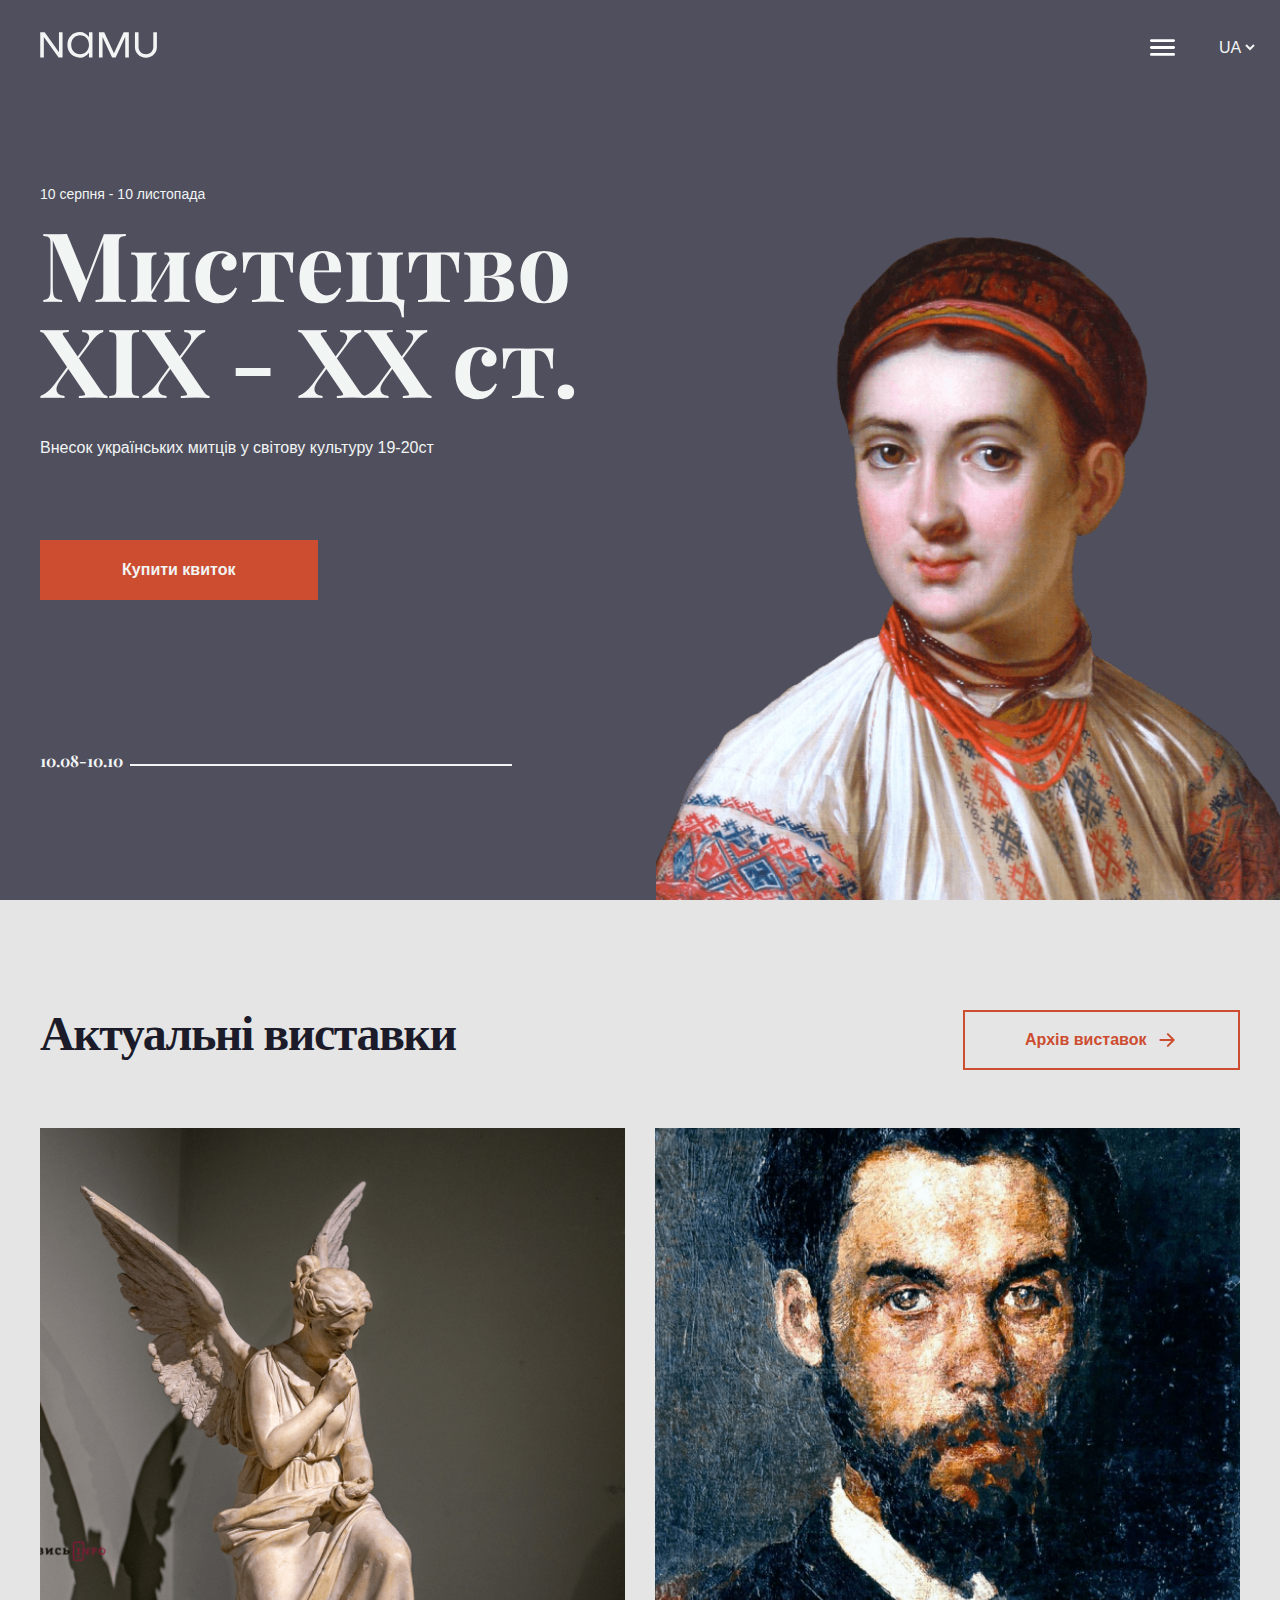
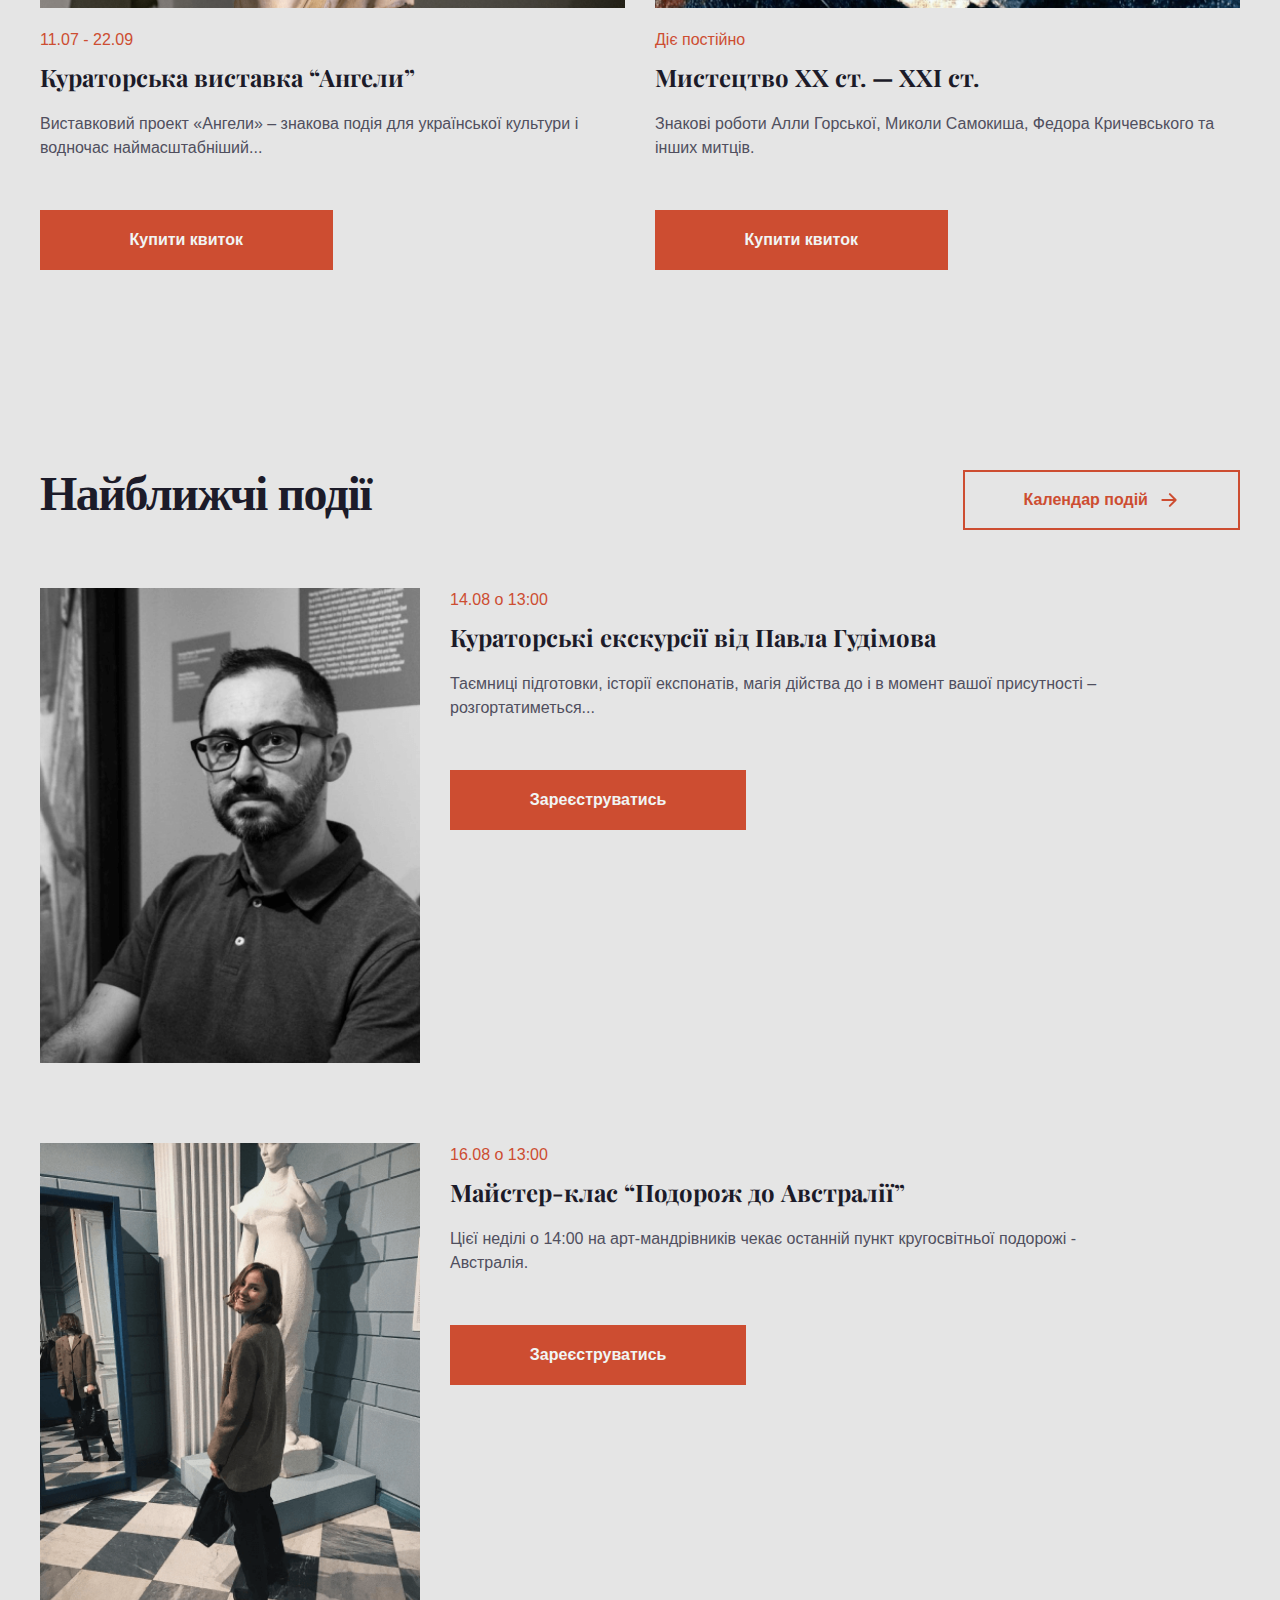
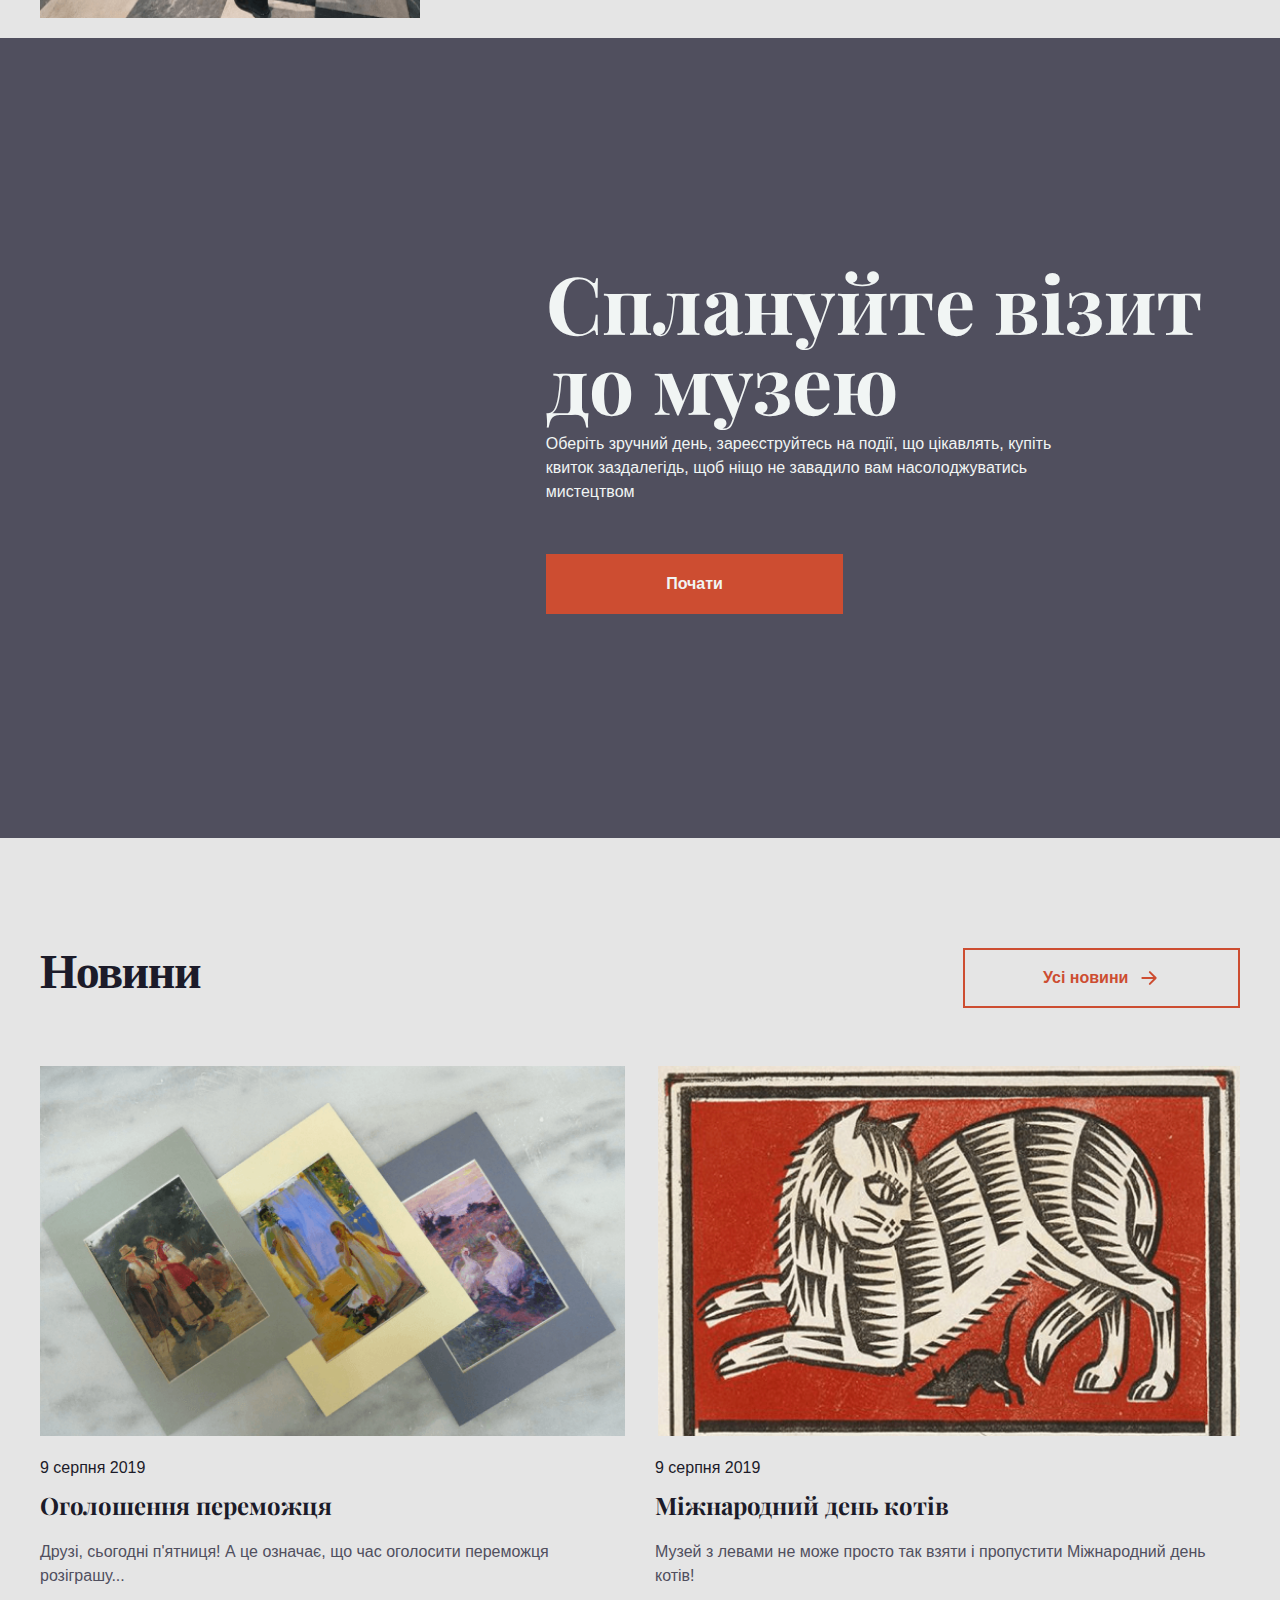
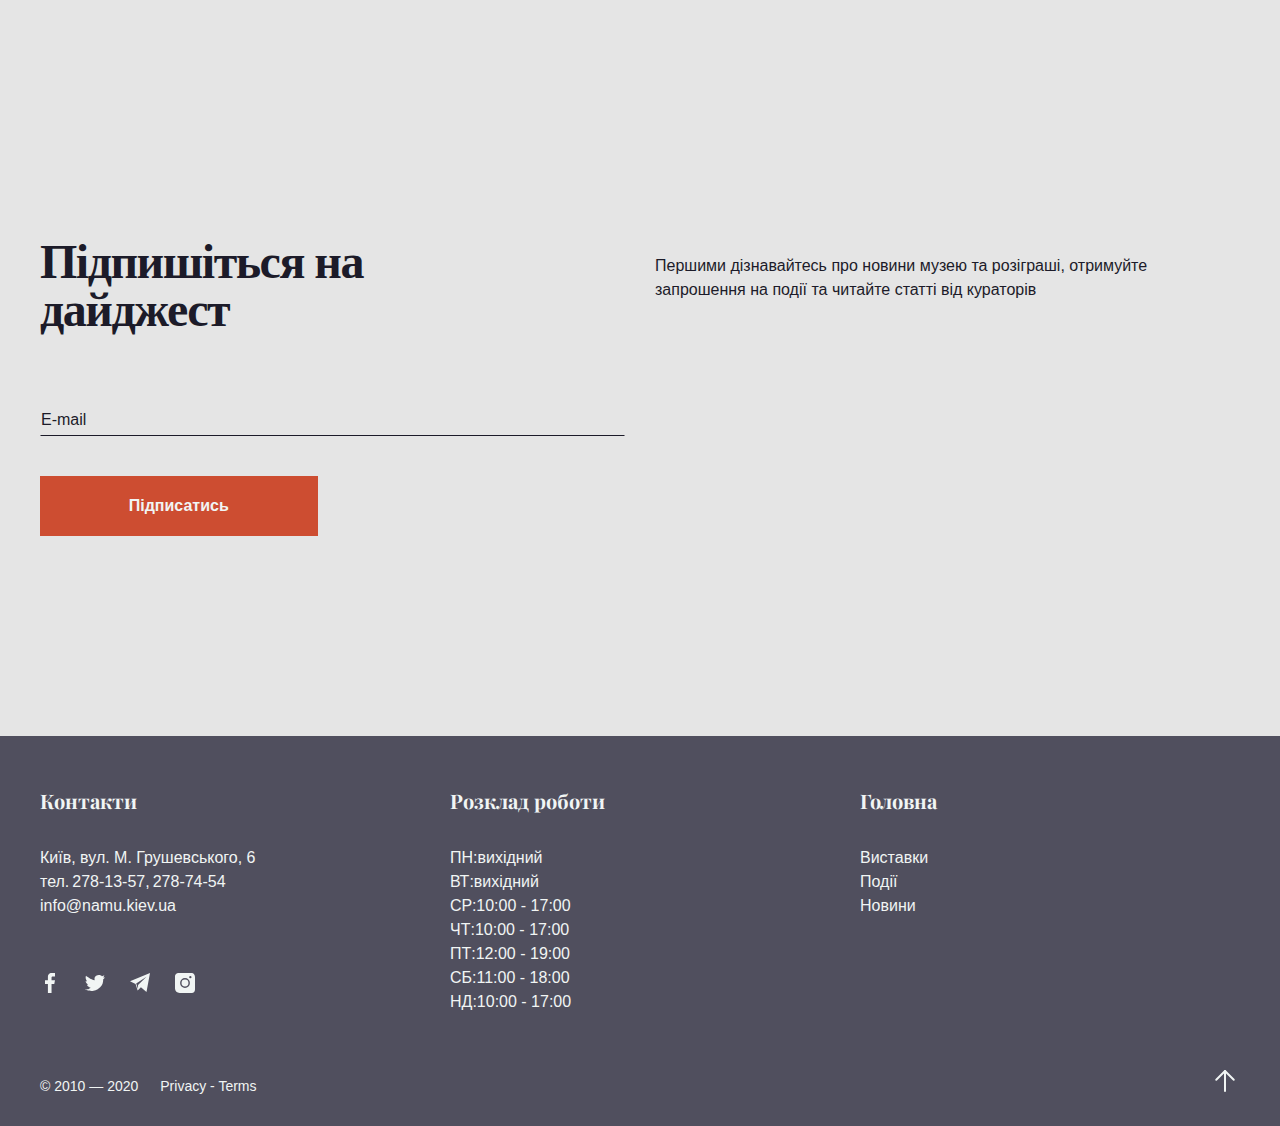
<file: index.html>
<!DOCTYPE html><html lang="en" class="page"><head><meta charset="UTF-8"><meta name="viewport" content="width=device-width, initial-scale=1.0"><link rel="icon" type="image/svg" href="museum-favicon.83a187a5.svg"><title>Museum</title><link rel="stylesheet" href="main.8a4fb6d1.css"></head><body class="page__body"> <header class="header"> <div class="header__container"> <div class="header__top"> <a href="#" class="logo"> <img class="logo__image" src="NAMU.7a0b68b2.svg" alt="NAMU"> </a> <a href="#menu" class="icon icon--menu"></a> <label class="header__language language"> <select name="language" class="language__select"> <option value="ua" class="language__option"> ua </option> <option value="ru" class="language__option"> de </option> <option value="en" class="language__option"> en </option> </select> </label> </div> <div class="header__content grid grid--tablet grid--dekstop"> <div class="header__period grid__item grid__item--tablet-1-2 grid__item--dekstop-1-2"> 10 серпня - 10 листопада </div> <h1 class="header__title grid__item grid__item--tablet-1-5 grid__item--dekstop-1-6"> Мистецтво ХІХ - ХХ ст. </h1> <div class="header__text grid__item grid__item--tablet-1-3 grid__item--dekstop-1-6"> Внесок українських митців у світову культуру 19-20ст </div> <button class="button header__button grid__item grid__item--tablet-1-3 grid__item--dekstop-1-3"> Купити квиток </button> <div class="header__anons grid__item--dekstop-1-4"> 10.08-10.10 </div> <div class="header__photo-container grid__item grid__item--tablet-2-5 grid__item--dekstop-7-12"> <img class="header__photo" src="header.8bfdad87.png" alt="Woman"> </div> </div> </div> </header> <nav class="page__menu menu" id="menu"> <div class="menu__container"> <div class="menu__top"> <a href="#" class="logo"> <img class="logo__image" src="NAMU.7a0b68b2.svg" alt="NAMU"> </a> <a href="#" class="icon icon--cross menu__cross"></a> <label class="menu__language language"> <select name="language" class="language__select"> <option value="ua" class="language__option"> ua </option> <option value="ru" class="language__option"> de </option> <option value="en" class="language__option"> en </option> </select> </label> </div> <div class="grid grid--tablet grid--dekstop"> <div class="menu__schedules grid__item grid__item--tablet-1-2 grid__item--dekstop-1-2"> <div class="menu__schedule"> Розклад сьогодні: </div> <div class="menu__period"> 12:00 - 19:00 </div> </div> <div class="menu__address grid__item grid__item--tablet-3-5 grid__item--dekstop-3-5"> <div class="menu__info-title"> Адреса: </div> <a href="https://goo.gl/maps/kHYw7xw5jNAZtmHK6" class="menu__info-link" target="_blank" rel="noopener"> Київ, вул. М. Грушевського, 6 </a> </div> <ul class="menu__list grid__item--tablet-1-5 grid__item--dekstop-1-5"> <li class="menu__item"> <a href="#actual-exhibitions" class="menu__link"> Актуальні виставки </a> </li> <li class="menu__item"> <a href="#upcoming-events" class="menu__link"> Найближчі події </a> </li> <li class="menu__item"> <a href="#news" class="menu__link"> Новини </a> </li> </ul> <div class="menu__line grid__item--tablet-1-6 grid__item--dekstop-1-6"></div> <button class="button menu__button grid__item--tablet-1-3 grid__item--dekstop-1-3"> Купити квиток </button> <div class="menu__photo-container grid__item grid__item--tablet-2-4 grid__item--dekstop-7-12"> <img class="menu__photo" src="img_menu.aa5a0d1b.png" alt="Man"> </div> </div> </div> </nav> <main class="page__main"> <section class="page__section exhibitions" id="actual-exhibitions"> <div class="grid grid--tablet grid--dekstop"> <h2 class="page__section-title grid__item grid__item--tablet-1-4 grid__item--dekstop-1-6"> Актуальні виставки </h2> <div class="exhibition__button--tablet grid__item grid__item--tablet-5-6 grid__item--dekstop-10-12"> <a ref="#" onclick="return false" class="button button--secondary"> Архів виставок <svg width="20" height="20" fill="none" xmlns="http://www.w3.org/2000/svg"><path d="M3.333 10h13.334M10.833 4.167L16.667 10l-5.834 5.833" stroke="#CD4D31" stroke-width="2" stroke-linecap="round" stroke-linejoin="round"/></svg> </a> </div> </div> <div class="exhibition__container grid grid--tablet grid--dekstop"> <div class="exhibitions__item exhibition grid__item grid__item--tablet-1-3 grid__item--dekstop-1-6"> <div class="exhibition__photo-container"> <img src="angel.a4fa7bf9.png" alt="angel" class="exhibition__photo"> </div> <div class="exhibition__date"> 11.07 - 22.09 </div> <h4 class="exhibition__title"> Кураторська виставка “Ангели” </h4> <div class="exhibition__text"> Виставковий проект «Ангели» – знакова подія для української культури і водночас наймасштабніший... </div> <div class="exhibition__button"> <a href="#" onclick="return false" class="button"> Купити квиток </a> </div> </div> <div class="exhibitions__item exhibition grid__item grid__item--tablet-4-6 grid__item--dekstop-7-12"> <div class="exhibition__photo-container"> <img src="art.16e162b3.png" alt="art" class="exhibition__photo"> </div> <div class="exhibition__date"> Діє постійно </div> <h4 class="exhibition__title exhibition__title--tablet"> Мистецтво ХХ ст. — XXI ст. </h4> <div class="exhibition__text"> Знакові роботи Алли Горської, Миколи Самокиша, Федора Кричевського та інших митців. </div> <div class="exhibition__button"> <a href="#" onclick="return false" class="button"> Купити квиток </a> </div> </div> </div> <div class="exhibition__button--mobile"> <a href="#" class="button button--secondary"> Архів виставок </a> </div> </section> <section class="page__section events" id="upcoming-events"> <div class="grid grid--tablet grid--dekstop"> <h2 class="page__section-title grid__item grid__item--tablet-1-4 grid__item--dekstop-1-6"> Найближчі події </h2> <div class="event__button--tablet grid__item grid__item--tablet-5-6 grid__item--dekstop-10-12"> <a href="#" onclick="return false" class="button button--secondary"> Календар подій <svg width="20" height="20" fill="none" xmlns="http://www.w3.org/2000/svg"><path d="M3.333 10h13.334M10.833 4.167L16.667 10l-5.834 5.833" stroke="#CD4D31" stroke-width="2" stroke-linecap="round" stroke-linejoin="round"/></svg> </a> </div> </div> <div class="events__item event grid grid--tablet grid--dekstop"> <div class="event__photo-container grid__item grid__item--tablet-1-3 grid__item--dekstop-1-4"> <img src="gudimov.ad64cd24.png" alt="angel" class="event__photo"> </div> <div class="event__content grid__item grid__item--tablet-4-6 grid__item--dekstop-5-12"> <div class="event__date"> 14.08 о 13:00 </div> <h4 class="event__title"> Кураторські екскурсії від Павла Гудімова </h4> <div class="event__text"> Таємниці підготовки, історії експонатів, магія дійства до і в момент вашої присутності – розгортатиметься... </div> <div class="event__button"> <a href="#" onclick="return false" class="button"> Зареєструватись </a> </div> </div> </div> <div class="events__item event grid grid--tablet grid--dekstop"> <div class="event__photo-container grid__item grid__item--tablet-1-3 grid__item--dekstop-1-4"> <img src="inAustralia.05e4719a.png" alt="angel" class="event__photo"> </div> <div class="event__content grid__item grid__item--tablet-4-6 grid__item--dekstop-5-12"> <div class="event__date"> 16.08 о 13:00 </div> <h4 class="event__title"> Майстер-клас “Подорож до Австралії” </h4> <div class="event__text"> Цієї неділі о 14:00 на арт-мандрівників чекає останній пункт кругосвітньої подорожі - Австралія. </div> <div class="event__button"> <a href="#" onclick="return false" class="button event__button--margin"> Зареєструватись </a> </div> </div> <div class="event__button--mobile"> <a href="#" onclick="return false" class="button button--secondary"> Архів виставок </a> </div> </div> </section> <section class="page__section visit" id="visit"> <div class="grid grid--tablet grid--dekstop"> <div class="visit__photo-container"> <img src="face.1013e5bd.png" alt="face" class="visit__photo"> </div> <h2 class="visit__title grid__item grid__item--tablet-1-4 grid__item--dekstop-6-12"> Сплануйте візит до музею </h2> <div class="visit__text grid__item grid__item--tablet-1-4 grid__item--dekstop-6-10"> Оберіть зручний день, зареєструйтесь на події, що цікавлять, купіть квиток заздалегідь, щоб ніщо не завадило вам насолоджуватись мистецтвом </div> <div class="visit__button grid__item grid__item--tablet-1-3 grid__item--dekstop-6-8"> <a href="#" onclick="return false" class="button"> Почати </a> </div> </div> </section> <section class="page__section news" id="news"> <div class="grid grid--tablet grid--dekstop"> <h2 class="page__section-title grid__item grid__item--tablet-1-4 grid__item--dekstop-1-6"> Новини </h2> <div class="new__button--tablet grid__item grid__item--tablet-5-6 grid__item--dekstop-10-12"> <a href="#" onclick="return false" class="button button--secondary"> Усі новини <svg width="20" height="20" fill="none" xmlns="http://www.w3.org/2000/svg"><path d="M3.333 10h13.334M10.833 4.167L16.667 10l-5.834 5.833" stroke="#CD4D31" stroke-width="2" stroke-linecap="round" stroke-linejoin="round"/></svg> </a> </div> </div> <div class="new__container grid grid--tablet grid--dekstop"> <div class="news__item new grid__item grid__item--tablet-1-3 grid__item--dekstop-1-6"> <div class="new__photo-container"> <img src="photos.a32a4776.png" alt="photos" class="new__photo"> </div> <div class="new__date"> 9 серпня 2019 </div> <h4 class="new__title"> Оголошення переможця </h4> <div class="new__text"> Друзі, сьогодні п'ятниця! А це означає, що час оголосити переможця розіграшу... </div> </div> <div class="news__item new grid__item grid__item--tablet-4-6 grid__item--dekstop-7-12"> <div class="new__photo-container"> <img src="cat.67407d85.png" alt="cat" class="new__photo"> </div> <div class="new__date"> 9 серпня 2019 </div> <h4 class="new__title new__title--tablet"> Міжнародний день котів </h4> <div class="new__text"> Музей з левами не може просто так взяти і пропустити Міжнародний день котів! </div> </div> </div> <div class="new__button--mobile"> <a href="#" onclick="return false" class="button button--secondary"> Усі новини </a> </div> </section> <section class="page__section subscribe"> <div class="subscribe__container"> <div class="grid grid--tablet grid--dekstop"> <h3 class="page__section-title subscribe__title grid__item grid__item--tablet-1-5 grid__item--dekstop-1-5"> Підпишіться на дайджест </h3> <p class="subscribe__text grid__item grid__item--tablet-1-5 grid__item--dekstop-7-12"> Першими дізнавайтесь про новини музею та розіграші, отримуйте запрошення на події та читайте статті від кураторів </p> </div> <form action="#" method="post" class="subscribe__form"> <div class="grid grid--tablet grid--dekstop"> <div class="grid__item grid__item--tablet-1-4 grid__item--dekstop-1-6"> <input type="email" class="subscribe__email" placeholder="E-mail" required> </div> <div class="grid__item grid__item--tablet-1-3 grid__item--dekstop-1-3"> <input type="submit" class="button" value="Підписатись"> </div> </div> </form> </div> </section> </main> <footer class="footer"> <div class="footer__container"> <div class="grid grid--tablet grid--dekstop"> <div class="footer__section grid__item grid__item--tablet-1-2 grid__item--dekstop-1-3"> <h5 class="footer__title">Контакти</h5> <div class="footer__address"> <a class="footer__link" href="https://goo.gl/maps/kHYw7xw5jNAZtmHK6" target="_blank" rel="noopener"> Київ, вул. М. Грушевського, 6 </a> <div class="footer__tel"> <div>тел.</div> <a class="footer__link" href="tel:278-13-57"> 278-13-57, </a> <a class="footer__link" href="tel:278-74-54"> 278-74-54 </a> </div> <a class="footer__link" href="mailto:info@namu.kiev.ua"> info@namu.kiev.ua </a> </div> <div class="footer__networks"> <a class="footer__network" href="https://www.facebook.com/namu.museum/" target="_blank" rel="noopener"> <svg width="20" height="20" viewBox="0 0 10 20" fill="none" xmlns="http://www.w3.org/2000/svg"><path d="M2.91 10.943V20h3.635v-9.057h2.728L10 7.17H6.545V4.528c0-.566.546-1.132 1.091-1.132H10V0H5.818C4.91 0 2.91 1.32 2.91 3.396V7.17H0v3.773h2.91z" fill="#F1F5F4"/></svg> </a> <a class="footer__network" href="https://twitter.com/NAMU_120?ref_src=twsrc%5Egoogle%7Ctwcamp%5Eserp%7Ctwgr%5Eauthor" target="_blank" rel="noopener"> <svg width="20" height="20" viewBox="0 0 20 16" fill="none" xmlns="http://www.w3.org/2000/svg"><path d="M3.79 13.967c-.843.488-2.878.474-3.79.406C.421 14.78 3.579 16 6.526 16c2.948 0 5.053-.407 8.632-3.66 2.863-2.601 3.158-6.369 2.947-7.928L20 2.38h-1.684L19.368.347c-.771.474-2.357 1.3-2.526.813-.21-.61-3.158-2.033-5.684-.407-2.021 1.301-1.684 3.05-1.474 4.473C5.894 4.819 1.053.753 1.053.753c-1.176 2.108.41 4.66 1.046 5.682l.006.01L.632 6.04c0 1.789 1.684 3.05 2.526 3.659H1.895c.673 1.789 2.807 2.778 3.79 3.05-.281.202-1.053.731-1.896 1.219z" fill="#F1F5F4"/></svg> </a> <a class="footer__network" href="https://t.me/namuofficial" target="_blank" rel="noopener"> <svg width="20" height="20" fill="none" xmlns="http://www.w3.org/2000/svg"><path fill-rule="evenodd" clip-rule="evenodd" d="M7.629 17.464l3.299-3.175 5.567 4.763L20 0 0 8.165l5.567 2.722 2.062 6.577zm.412-1.814v-3.63l8.454-8.164-10.31 6.577 1.856 5.67v-.454z" fill="#F1F5F4"/></svg> </a> <a class="footer__network footer__network--instagram" href="https://www.instagram.com/namu.museum/?hl=uk" target="_blank" rel="noopener"> <svg width="20" height="20" viewBox="0 0 17 17" fill="none" xmlns="http://www.w3.org/2000/svg"><path fill-rule="evenodd" clip-rule="evenodd" d="M0 13.244V2.57C0 1.384 1.384 0 2.767 0h11.466C15.814 0 17 1.581 17 3.36v10.675A3.07 3.07 0 0113.837 17H3.953C1.78 17 0 15.419 0 13.244zm8.5-7.702a2.958 2.958 0 100 5.916 2.958 2.958 0 000-5.916zM4.342 8.5a4.158 4.158 0 118.316 0 4.158 4.158 0 01-8.316 0zm8.705-3.954a.988.988 0 100-1.976.988.988 0 000 1.977z" fill="#F1F5F4"/></svg> </a> </div> </div> <div class="footer__section grid__item grid__item--tablet-3-4 grid__item--dekstop-5-7"> <h5 class="footer__title">Розклад роботи</h5> <div class="footer__schedule"> <div>ПН:вихідний</div> <div>ВТ:вихідний</div> <div>СР:10:00 - 17:00</div> <div>ЧТ:10:00 - 17:00</div> <div>ПТ:12:00 - 19:00</div> <div>СБ:11:00 - 18:00</div> <div>НД:10:00 - 17:00</div> </div> </div> <div class="footer__section grid__item grid__item--tablet-5-6 grid__item--dekstop-9-10"> <h5 class="footer__title">Головна</h5> <div class="footer__link-container"> <a href="#actual-exhibitions" class="footer__link">Виставки</a> </div> <div class="footer__link-container"> <a href="#upcoming-events" class="footer__link">Події</a> </div> <div class="footer__link-container"> <a href="#news" class="footer__link">Новини</a> </div> </div> </div> <div class="footer__down"> <div class="footer__text"> <div> © 2010 — 2020 </div> <div> <a href="https://policies.google.com/privacy" class="footer__text-link" target="_blank"> Privacy </a> - <a href="https://policies.google.com/terms" class="footer__text-link" target="_blank"> Terms </a> </div> </div> <a href="#" class="footer__arrow"></a> </div> </div> </footer> <script type="text/javascript" src="main.9abc395d.js"></script> </body></html>
</file>
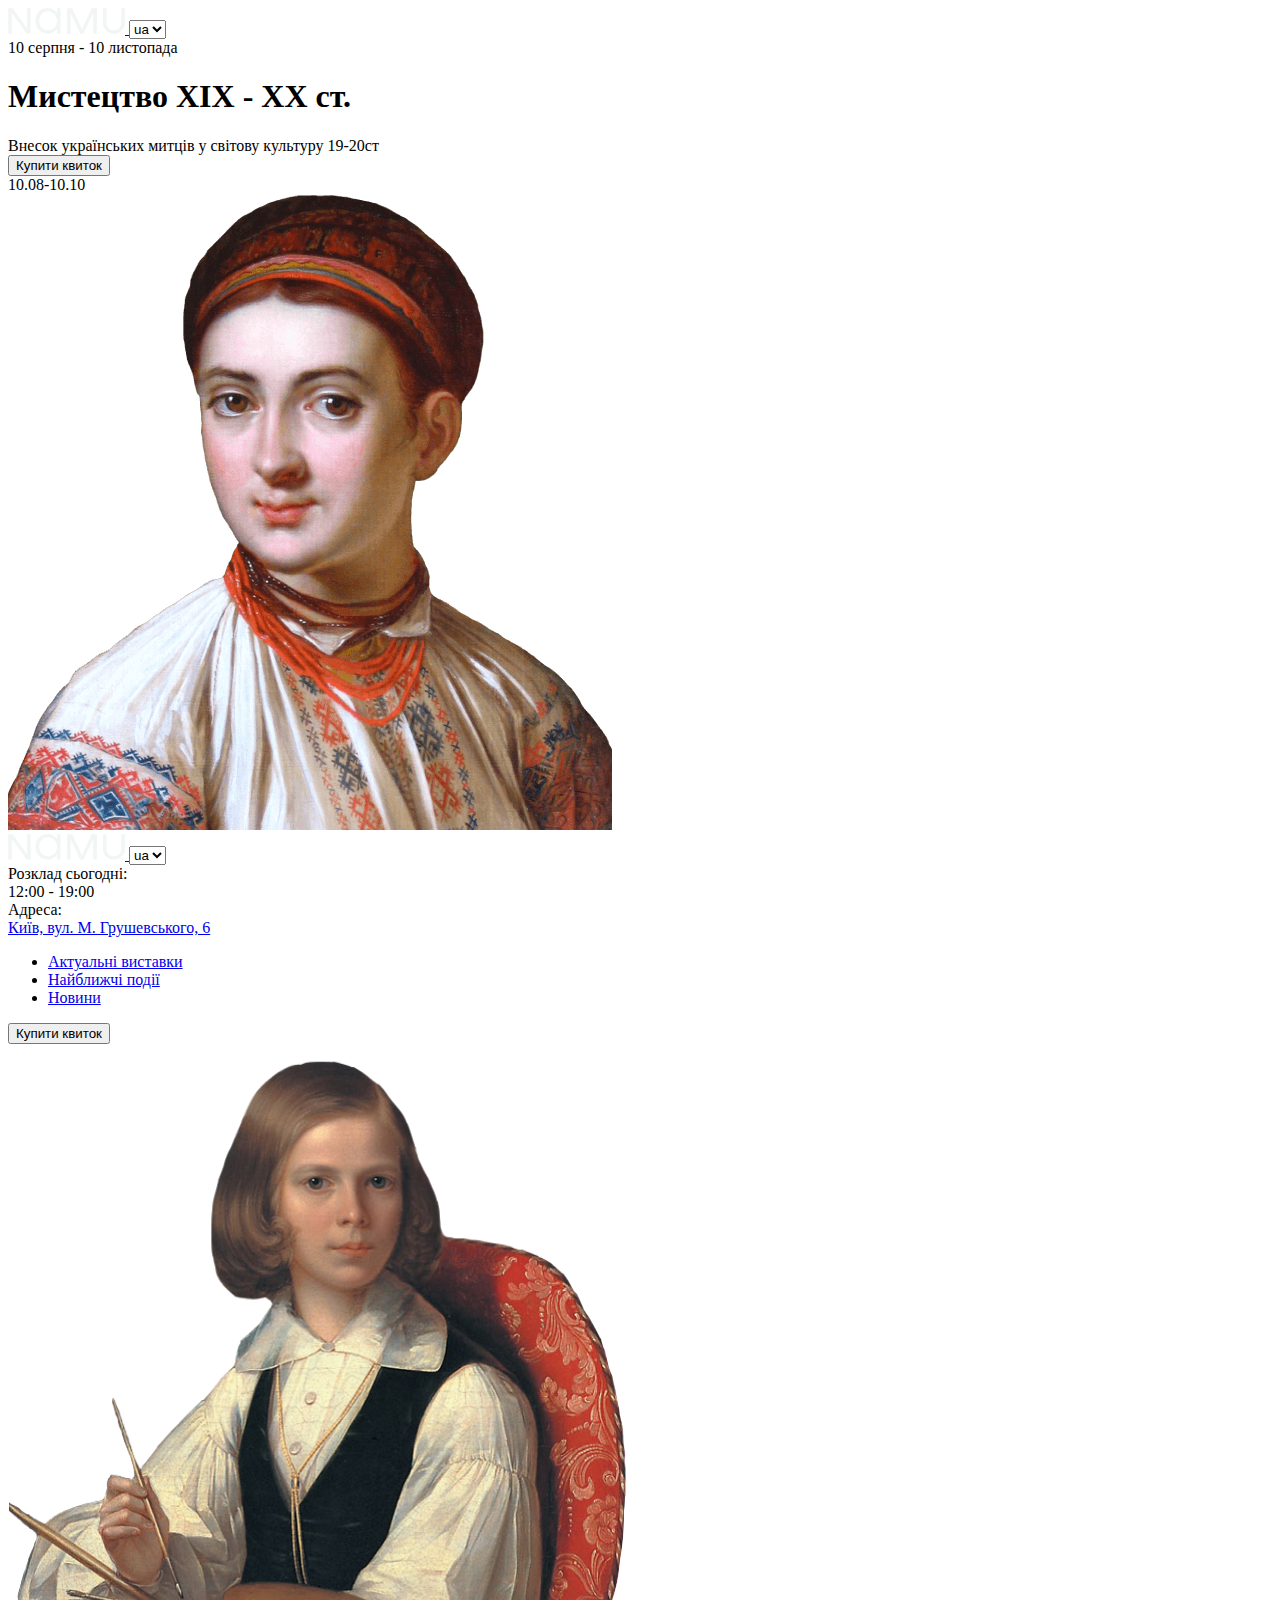
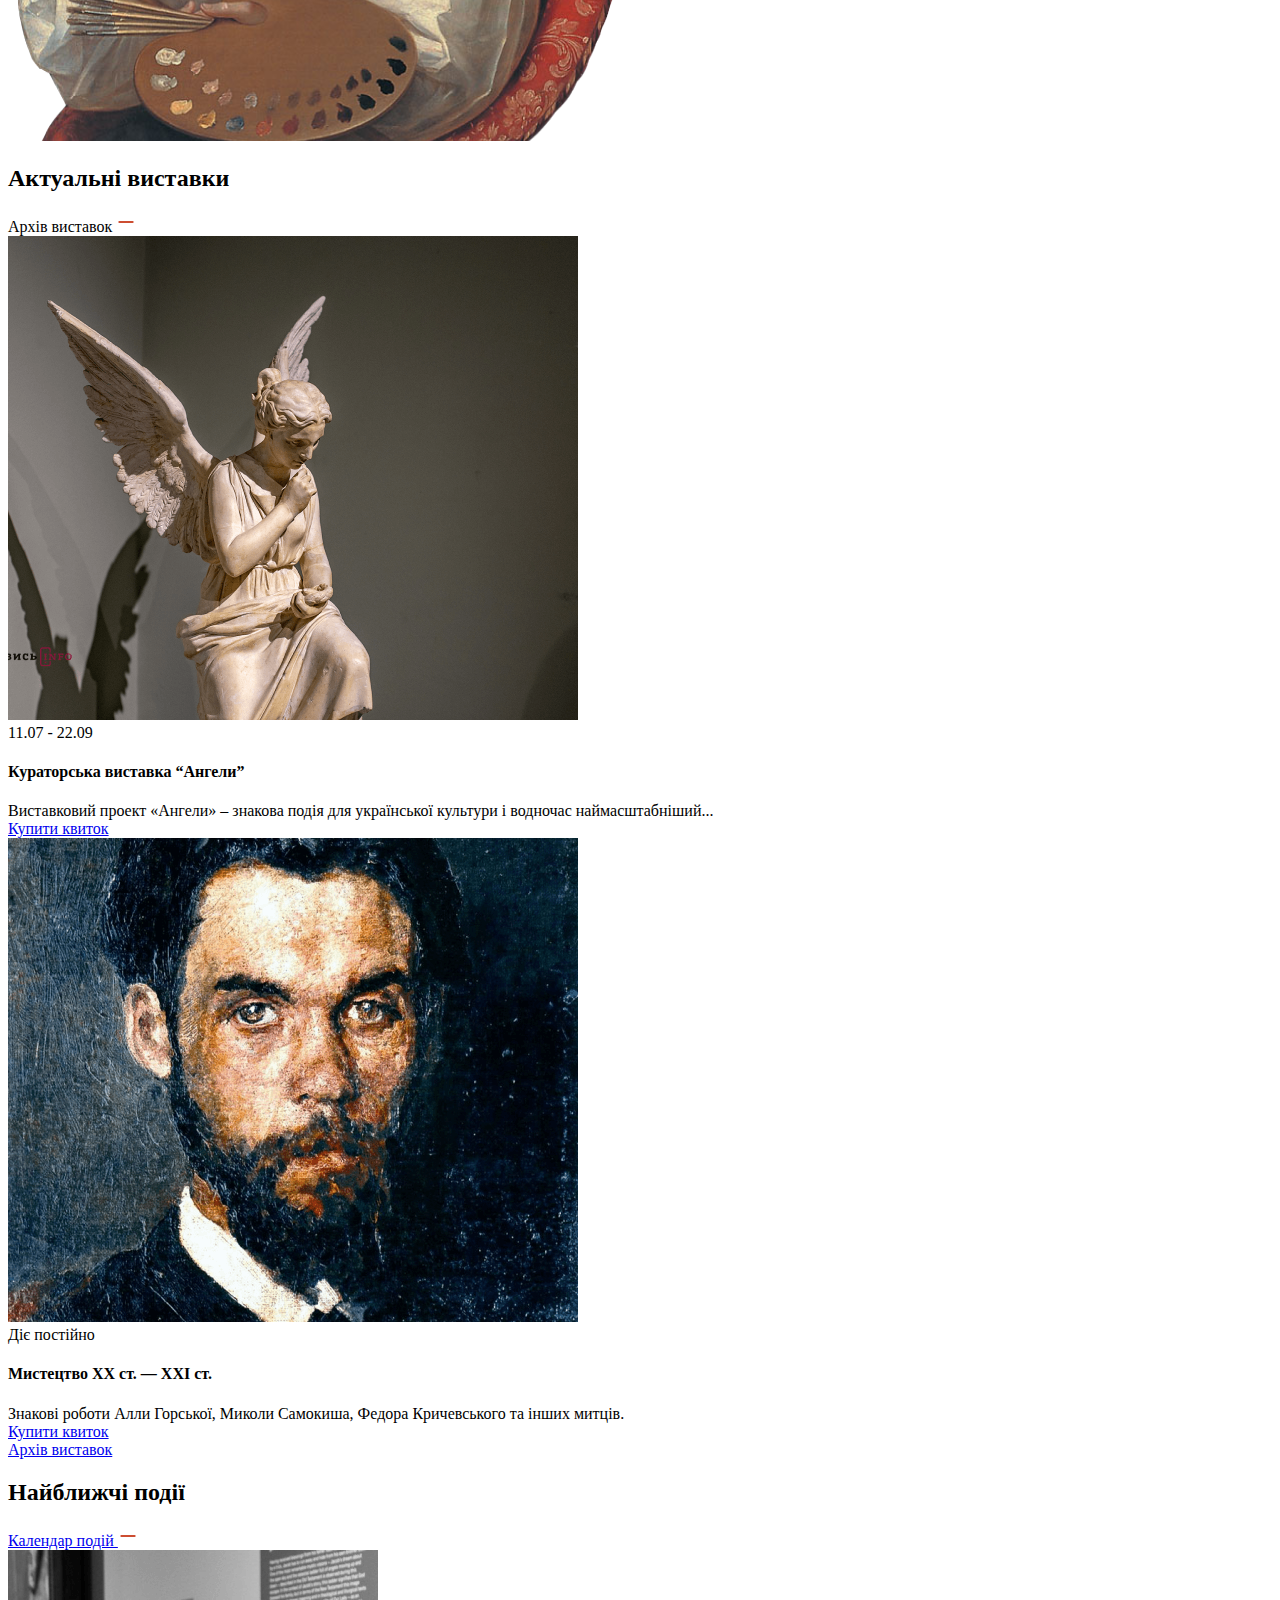
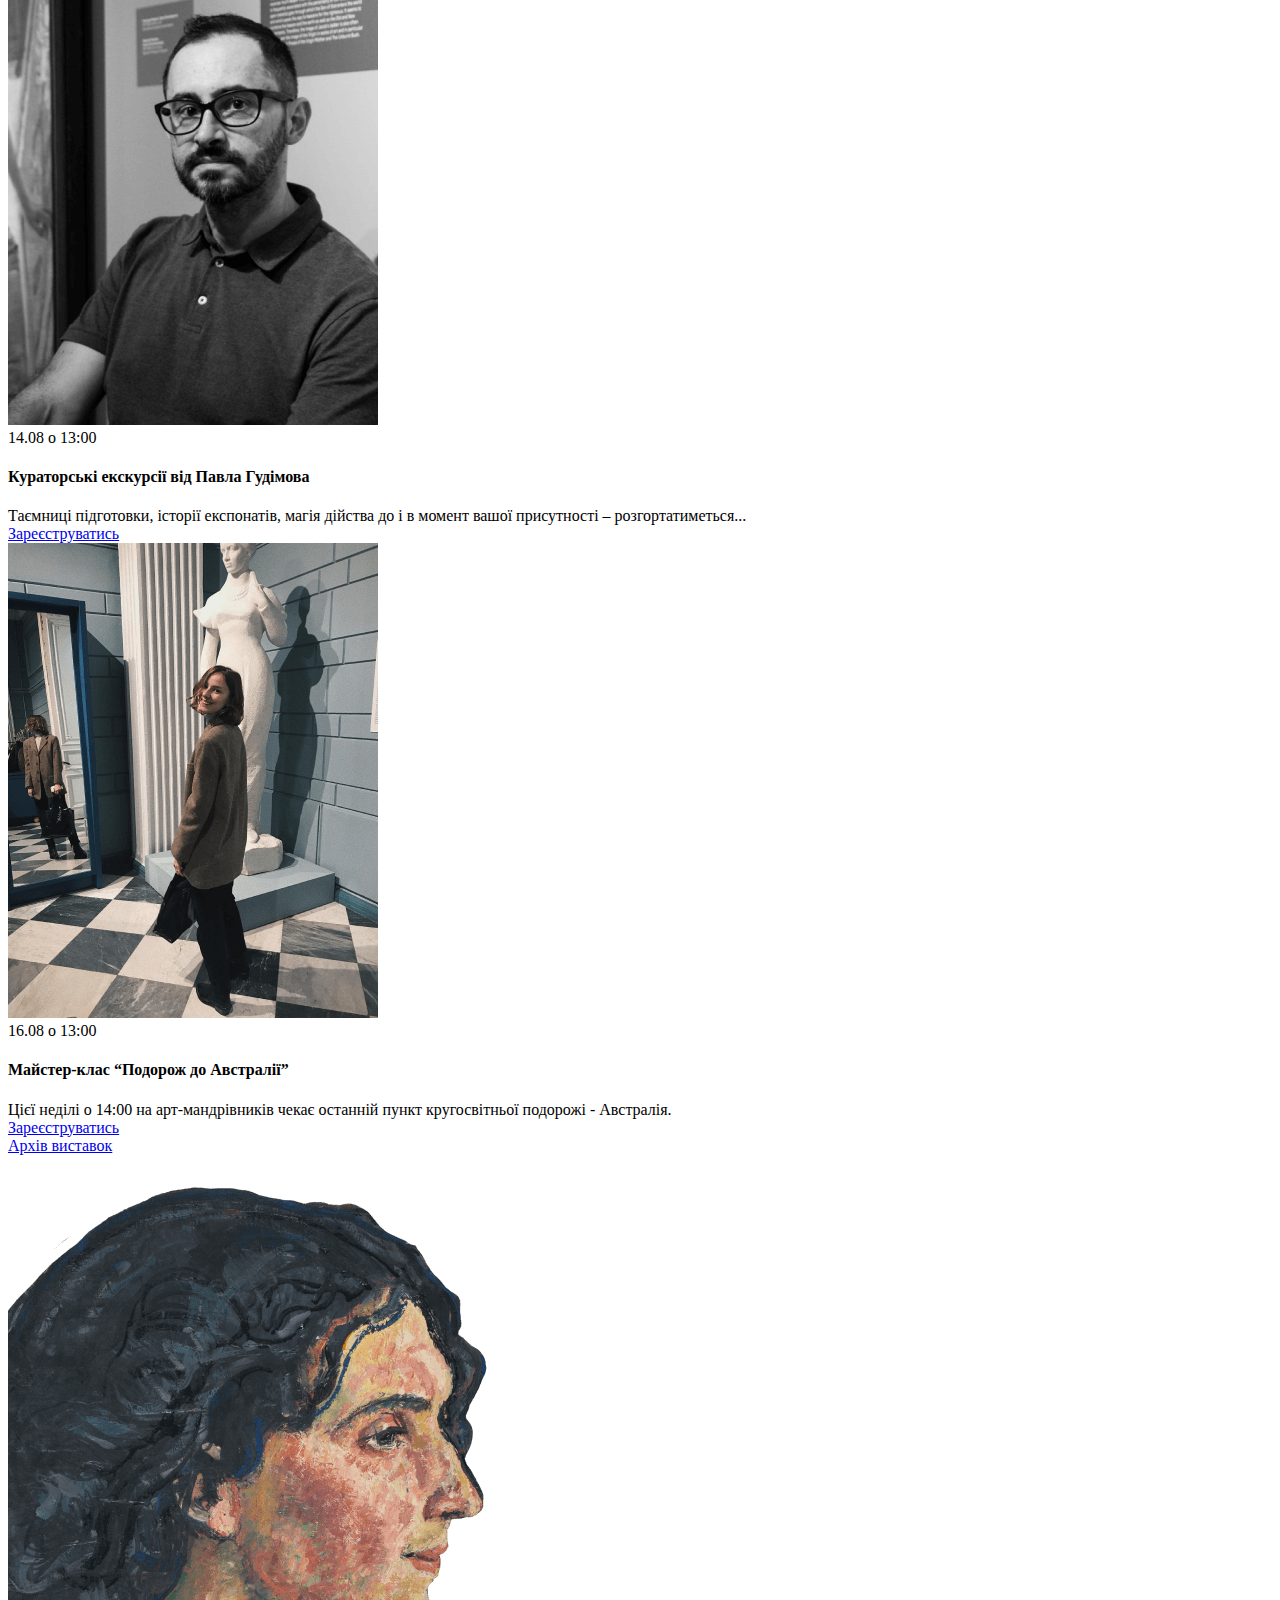
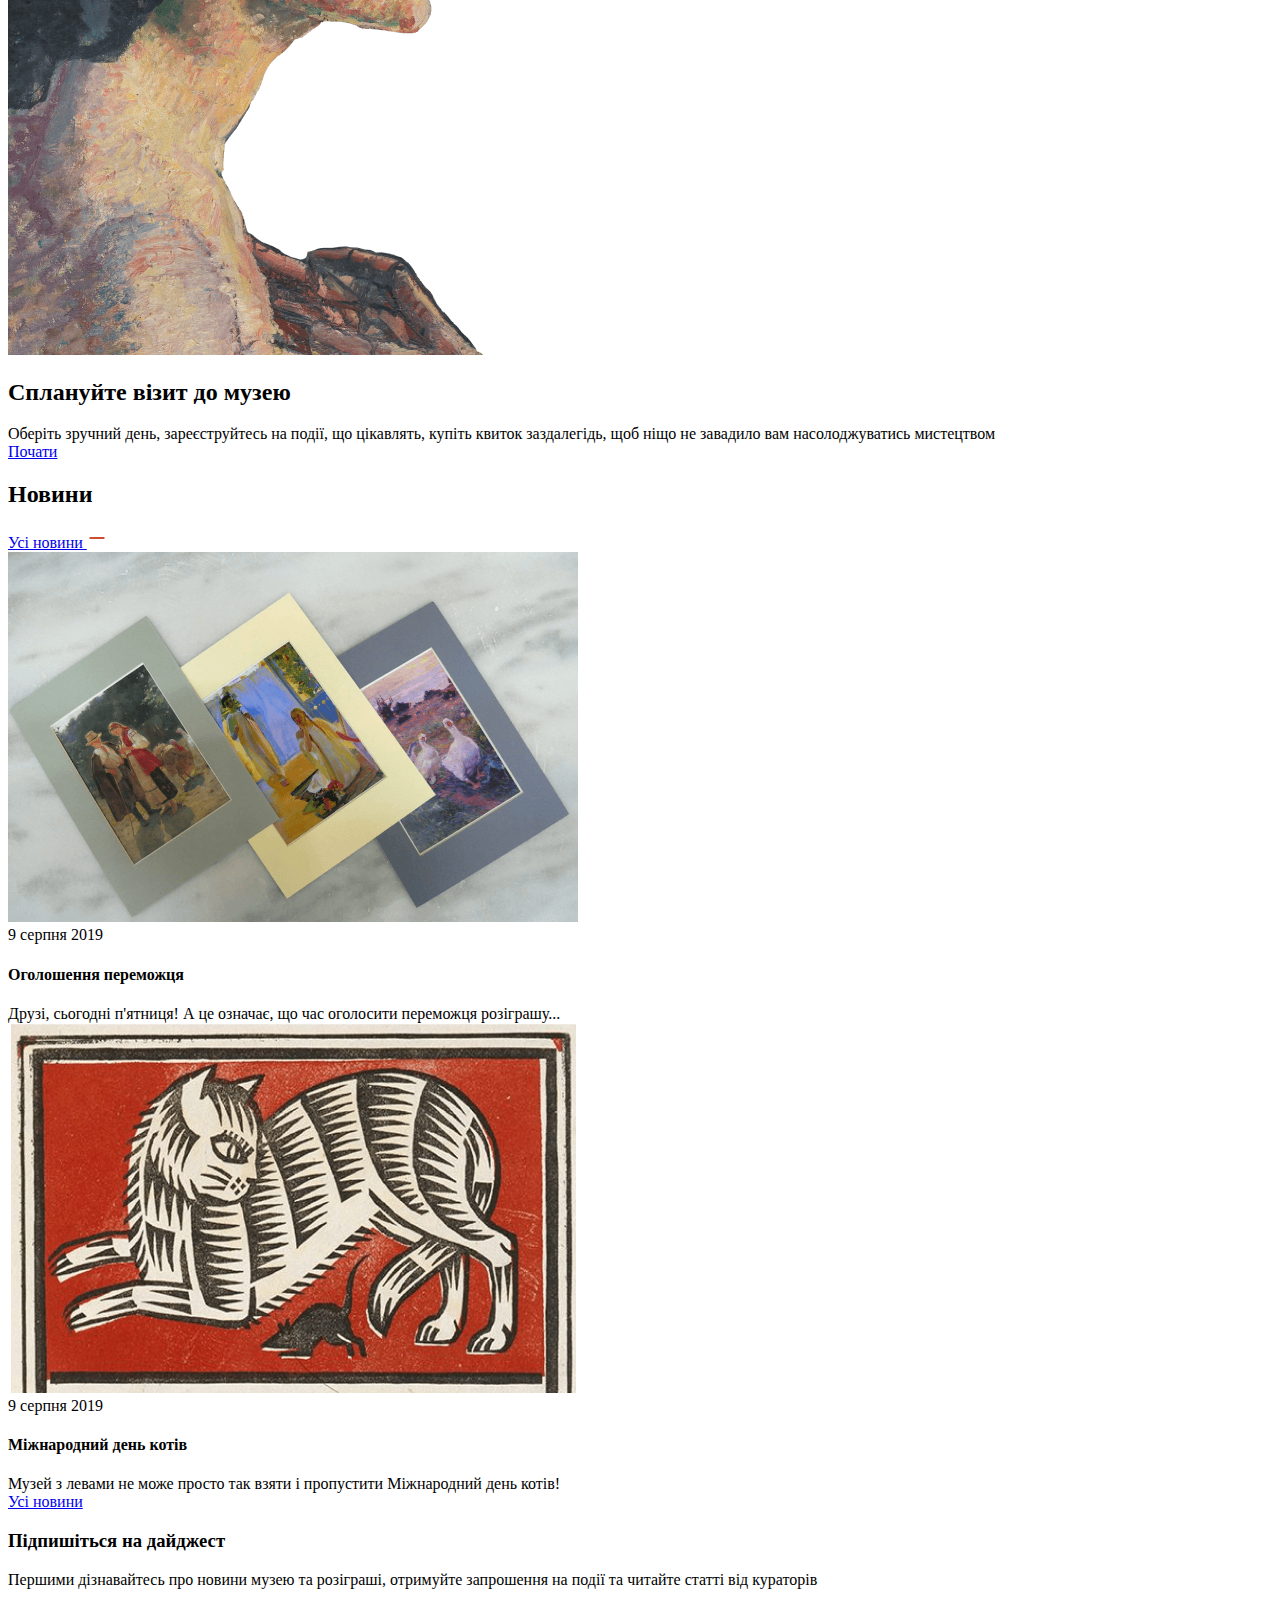
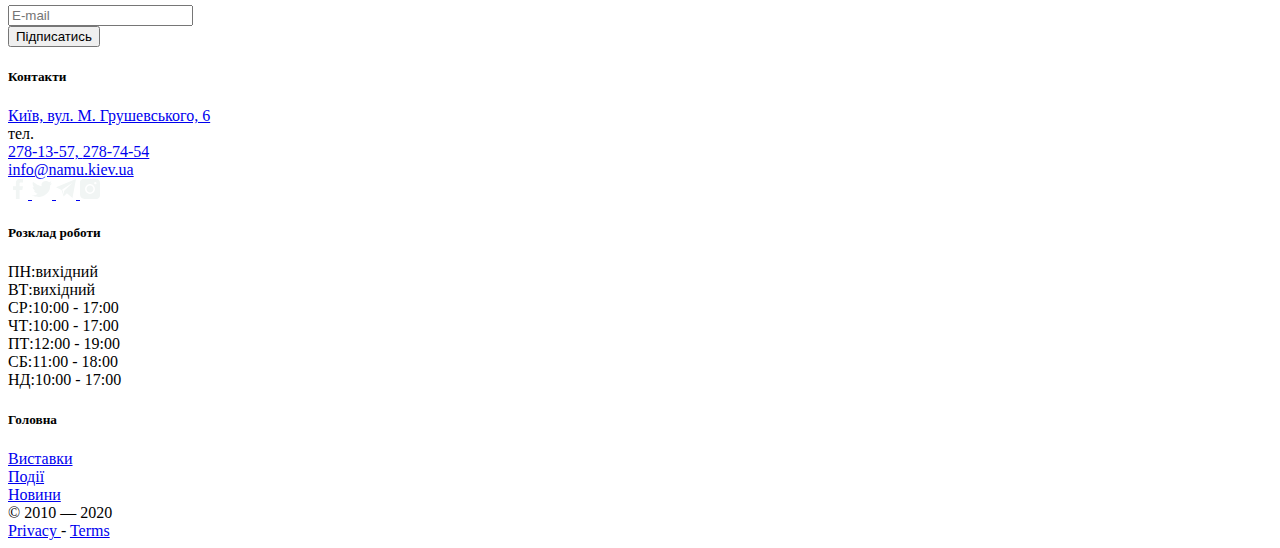
<file: src/index.html>
<!DOCTYPE html>
<html lang="en" class="page">
  <head>
    <meta charset="UTF-8">
    <meta
      name="viewport"
      content="width=device-width, initial-scale=1.0"
    >
    <link
      rel="icon"
      type="image/svg"
      href="./images/museum-favicon.svg"
    >
    <title>Museum</title>
    <link
      rel="stylesheet"
      href="./styles/main.scss"
    >
  </head>
  <body class="page__body">
    <header class="header">
      <div class="header__container">
        <div class="header__top">
          <a href="#" class="logo">
            <img
              class="logo__image"
              src="images/NAMU.svg"
              alt="NAMU"
            >
          </a>

          <a href="#menu" class="icon icon--menu"></a>

          <label class="header__language language">
            <select name="language" class="language__select">
              <option value="ua" class="language__option">
                ua
              </option>
              <option value="ru" class="language__option">
                de
              </option>
              <option value="en" class="language__option">
                en
              </option>
            </select>
          </label>
        </div>

        <div class="
          header__content
          grid
          grid--tablet
          grid--dekstop
        ">
          <div class="
            header__period
            grid__item
            grid__item--tablet-1-2
            grid__item--dekstop-1-2
          ">
            10 серпня - 10 листопада
          </div>

          <h1 class="
            header__title
            grid__item
            grid__item--tablet-1-5
            grid__item--dekstop-1-6
          ">
            Мистецтво ХІХ - ХХ ст.
          </h1>

          <div class="
            header__text
            grid__item
            grid__item--tablet-1-3
            grid__item--dekstop-1-6
          ">
            Внесок українських митців у світову культуру 19-20ст
          </div>

          <button class="
            button
            header__button
            grid__item
            grid__item--tablet-1-3
            grid__item--dekstop-1-3
          ">
            Купити квиток
          </button>
          
          <div class="
            header__anons
            grid__item--dekstop-1-4
          ">
            10.08-10.10
          </div>

          <div class="
            header__photo-container
            grid__item
            grid__item--tablet-2-5
            grid__item--dekstop-7-12
          ">
            <img
              class="header__photo"
              src="./images/header.png"
              alt="Woman"
            >
          </div>
        </div>
      </div>
    </header>

    <nav class="page__menu menu" id="menu">
      <div class="menu__container">
        <div class="menu__top">
          <a href="#" class="logo">
            <img
              class="logo__image"
              src="images/NAMU.svg"
              alt="NAMU"
            >
          </a>
              
          <a href="#" class="icon icon--cross menu__cross"></a>

          <label class="menu__language language">
            <select name="language" class="language__select">
              <option value="ua" class="language__option">
                ua
              </option>
              <option value="ru" class="language__option">
                de
              </option>
              <option value="en" class="language__option">
                en
              </option>
            </select>
          </label>
        </div>

        <div class="
          grid
          grid--tablet
          grid--dekstop
        ">
          <div class="
            menu__schedules
            grid__item
            grid__item--tablet-1-2
            grid__item--dekstop-1-2
          ">
            <div class="menu__schedule">
              Розклад сьогодні:
            </div>
            <div class="menu__period">
              12:00 - 19:00
            </div>
          </div>

          <div class="
            menu__address
            grid__item
            grid__item--tablet-3-5
            grid__item--dekstop-3-5
          ">
            <div class="menu__info-title">
              Адреса:
            </div>
            <a
              href="https://goo.gl/maps/kHYw7xw5jNAZtmHK6"
              class="menu__info-link"
              target="_blank"
              rel="noopener"
            >
              Київ, вул. М. Грушевського, 6
            </a>
          </div>

          <ul class="
            menu__list
            grid__item--tablet-1-5
            grid__item--dekstop-1-5
          ">
            <li class="menu__item">
              <a href="#actual-exhibitions" class="menu__link">
                Актуальні виставки
              </a>
            </li>
            <li class="menu__item">
              <a href="#upcoming-events" class="menu__link">
                Найближчі події
              </a>
            </li>
            <li class="menu__item">
              <a href="#news" class="menu__link">
                Новини
              </a>
            </li>
          </ul>

          <div class="
            menu__line
            grid__item--tablet-1-6
            grid__item--dekstop-1-6
          "></div>

          <button class="
            button menu__button
            grid__item--tablet-1-3
            grid__item--dekstop-1-3
          ">
            Купити квиток
          </button>

          <div class="
            menu__photo-container
            grid__item
            grid__item--tablet-2-4
            grid__item--dekstop-7-12
          ">
            <img
              class="menu__photo"
              src="./images/img_menu.png"
              alt="Man"
            >
          </div>
        </div>
      </div>
    </nav>

    <main class="page__main">
      <section class="page__section exhibitions" id="actual-exhibitions">
        <div class="
          grid
          grid--tablet
          grid--dekstop
        ">
          <h2 class="
            page__section-title
            grid__item
            grid__item--tablet-1-4
            grid__item--dekstop-1-6
          ">
            Актуальні виставки
          </h2>
         
          <div class="
            exhibition__button--tablet
            grid__item
            grid__item--tablet-5-6
            grid__item--dekstop-10-12
          ">
            <a
              ref="#"
              onclick="return false"
              class="
              button
              button--secondary
            ">
              Архів виставок
              <svg
                width="20"
                height="20"
                viewBox="0 0 20 20"
                fill="none"
                xmlns="http://www.w3.org/2000/svg"
              >
                <path
                  d="M3.33325 10H16.6666"
                  stroke="#CD4D31"
                  stroke-width="2"
                  stroke-linecap="round"
                  stroke-linejoin="round"/
                >
                <path
                  d="M10.8333 4.1665L16.6666 9.99984L10.8333 15.8332" 
                  stroke="#CD4D31"
                  stroke-width="2"
                  stroke-linecap="round"
                  stroke-linejoin="round"/
                >
              </svg>
            </a>
          </div>
        </div>
        <div class="
          exhibition__container
          grid
          grid--tablet
          grid--dekstop
        ">
          <div class="
            exhibitions__item
            exhibition
            grid__item
            grid__item--tablet-1-3
            grid__item--dekstop-1-6
          ">
            <div class="exhibition__photo-container">
              <img 
                src="images/photos/angel.png"
                alt="angel"
                class="exhibition__photo"
              >
            </div>

            <div class="exhibition__date">
              11.07 - 22.09
            </div>

            <h4 class="exhibition__title">
              Кураторська виставка “Ангели”
            </h4>

            <div class="exhibition__text">
              Виставковий проект «Ангели» – знакова подія для української культури і водночас наймасштабніший...
            </div>
        
            <div class="exhibition__button">
              <a
                href="#"
                onclick="return false"
                class="button">
                Купити квиток
              </a>
            </div>
          </div>
          <div class="
            exhibitions__item
            exhibition
            grid__item
            grid__item--tablet-4-6
            grid__item--dekstop-7-12
          ">
            <div class="exhibition__photo-container">
              <img 
                src="images/photos/art.png"
                alt="art"
                class="exhibition__photo"
              >
            </div>

            <div class="exhibition__date">
              Діє постійно
            </div>

            <h4 class="exhibition__title exhibition__title--tablet">
              Мистецтво ХХ ст. — XXI ст.
            </h4>

            <div class="exhibition__text">
              Знакові роботи Алли Горської, Миколи Самокиша, Федора Кричевського та інших митців.
            </div>

            <div class="exhibition__button">
              <a
                href="#"
                onclick="return false"
                class="button">
                Купити квиток
              </a>
            </div>
          </div>
        </div>
        <div class="exhibition__button--mobile">
          <a href="#" class="
            button
            button--secondary
          ">
            Архів виставок
          </a>
        </div>
        
      </section>
     
      <section class="page__section events" id="upcoming-events">
        <div class="
          grid
          grid--tablet
          grid--dekstop
        ">
          <h2 class="
            page__section-title
            grid__item
            grid__item--tablet-1-4
            grid__item--dekstop-1-6
          ">
            Найближчі події
          </h2>
         
          <div class="
            event__button--tablet
            grid__item
            grid__item--tablet-5-6
            grid__item--dekstop-10-12
          ">
            <a
              href="#"
              onclick="return false"
              class="button button--secondary"
            >
              Календар подій
              <svg
                width="20"
                height="20"
                viewBox="0 0 20 20"
                fill="none"
                xmlns="http://www.w3.org/2000/svg"
              >
                <path
                  d="M3.33325 10H16.6666"
                  stroke="#CD4D31"
                  stroke-width="2"
                  stroke-linecap="round"
                  stroke-linejoin="round"/
                >
                <path
                  d="M10.8333 4.1665L16.6666 9.99984L10.8333 15.8332"
                  stroke="#CD4D31"
                  stroke-width="2"
                  stroke-linecap="round"
                  stroke-linejoin="round"/
                >
              </svg>
            </a>
          </div>
        </div>

        <div class="
          events__item
          event
          grid
          grid--tablet
          grid--dekstop
        ">
          <div class="
            event__photo-container
            grid__item
            grid__item--tablet-1-3
            grid__item--dekstop-1-4
          ">
            <img 
              src="images/photos/gudimov.png"
              alt="angel"
              class="event__photo"
            >
          </div>

          <div class="
            event__content
            grid__item
            grid__item--tablet-4-6
            grid__item--dekstop-5-12
          ">
            <div class="
              event__date
            ">
              14.08 о 13:00
            </div>

            <h4 class="event__title">
              Кураторські екскурсії від Павла Гудімова 
            </h4>

            <div class="event__text">
              Таємниці підготовки, історії експонатів, магія дійства до і в момент вашої присутності – розгортатиметься...
            </div>
       
            <div class="event__button">
              <a
                href="#"
                onclick="return false"
                class="button">
                Зареєструватись
              </a>
            </div>

          </div>
        </div>
        <div class="
          events__item
          event
          grid
          grid--tablet
          grid--dekstop
        ">
          <div class="
            event__photo-container
            grid__item
            grid__item--tablet-1-3
            grid__item--dekstop-1-4
          ">
            <img
              src="images/photos/inAustralia.png"
              alt="angel"
              class="event__photo"
            >
          </div>

          <div class="
            event__content
            grid__item
            grid__item--tablet-4-6
            grid__item--dekstop-5-12
          ">
            <div class="
              event__date
            ">
              16.08 о 13:00
            </div>

            <h4 class="event__title">
              Майстер-клас “Подорож до Австралії”
            </h4>

            <div class="event__text">
              Цієї неділі о 14:00 на арт-мандрівників чекає останній пункт кругосвітньої подорожі - Австралія.
            </div>
     
            <div class="event__button ">
              <a
                href="#"
                onclick="return false"
                class="button event__button--margin">
                Зареєструватись
              </a>
            </div>
          </div>

          <div class="event__button--mobile">
            <a
              href="#"
              onclick="return false"
              class="button button--secondary"
            >
              Архів виставок
            </a>
          </div>
        </div>
      </section>

      <section class="page__section visit" id="visit">
        <div class="
          grid
          grid--tablet
          grid--dekstop
        ">
          <div class="visit__photo-container">
            <img
              src="./images/photos/face.png"
              alt="face"
              class="visit__photo "
            >
          </div>
          <h2 class="
            visit__title
            grid__item
            grid__item--tablet-1-4
            grid__item--dekstop-6-12
          ">
            Сплануйте візит до музею
          </h2>

          <div class="
            visit__text
            grid__item
            grid__item--tablet-1-4
            grid__item--dekstop-6-10
          ">
            Оберіть зручний день, зареєструйтесь на події, що цікавлять, купіть квиток заздалегідь, щоб ніщо не завадило вам насолоджуватись мистецтвом
          </div>
          <div class="
            visit__button
            grid__item
            grid__item--tablet-1-3
            grid__item--dekstop-6-8
          ">
            <a
              href="#"
              onclick="return false"
              class="button">
              Почати
            </a>
          </div>
        </div>
      </section>
      
      <section class="page__section news" id="news">
        <div class="
          grid
          grid--tablet
          grid--dekstop
        ">
          <h2 class="
            page__section-title
            grid__item
            grid__item--tablet-1-4
            grid__item--dekstop-1-6
          ">
            Новини
          </h2>
         
          <div class="
            new__button--tablet
            grid__item
            grid__item--tablet-5-6
            grid__item--dekstop-10-12
          ">
            <a
              href="#"
              onclick="return false"
              class="
              button
              button--secondary
            ">
              Усі новини
              <svg
                width="20"
                height="20"
                viewBox="0 0 20 20"
                fill="none"
                xmlns="http://www.w3.org/2000/svg"
              >
                <path
                  d="M3.33325 10H16.6666"
                  stroke="#CD4D31"
                  stroke-width="2"
                  stroke-linecap="round"
                  stroke-linejoin="round"/
                >
                <path
                  d="M10.8333 4.1665L16.6666 9.99984L10.8333 15.8332"
                  stroke="#CD4D31"
                  stroke-width="2"
                  stroke-linecap="round"
                  stroke-linejoin="round"/
                >
              </svg>
            </a>
          </div>
        </div>
        <div class="
          new__container
          grid
          grid--tablet
          grid--dekstop
        ">
          <div class="
            news__item
            new
            grid__item
            grid__item--tablet-1-3
            grid__item--dekstop-1-6
          ">
            <div class="new__photo-container">
              <img 
                src="images/photos/photos.png"
                alt="photos"
                class="new__photo"
              >
            </div>
                         
            <div class="new__date">
              9 серпня 2019
            </div>

            <h4 class="new__title">
              Оголошення переможця
            </h4>

            <div class="new__text">
              Друзі, сьогодні п'ятниця! А це означає, що час оголосити переможця розіграшу...
            </div>
          </div>

          <div class="
            news__item
            new
            grid__item
            grid__item--tablet-4-6
            grid__item--dekstop-7-12
          ">
            <div class="new__photo-container">
              <img
                src="images/photos/cat.png"
                alt="cat"
                class="new__photo"
              >
            </div>

            <div class="new__date">
              9 серпня 2019
            </div>

            <h4 class="new__title new__title--tablet">
              Міжнародний день котів
            </h4>

            <div class="new__text">
              Музей з левами не може просто так взяти і пропустити Міжнародний день котів!
            </div>
          </div>
        </div>
        <div class="new__button--mobile">
          <a
            href="#"
            onclick="return false"
            class="
            button
            button--secondary
          ">
            Усі новини
          </a>
        </div>
      </section>

      <section class="page__section subscribe">
        <div class="subscribe__container">
          <div class="
            grid
            grid--tablet
            grid--dekstop
          ">
            <h3 class="
              page__section-title
              subscribe__title
              grid__item
              grid__item--tablet-1-5
              grid__item--dekstop-1-5
            ">
              Підпишіться на дайджест
            </h3>
  
            <p class="
              subscribe__text
              grid__item
              grid__item--tablet-1-5
              grid__item--dekstop-7-12
            ">
              Першими дізнавайтесь про новини музею та розіграші, отримуйте запрошення на події та читайте статті від кураторів
            </p>
          </div>
          <form
            action="#"
            method="post"
            class="subscribe__form"
          >
            <div class="
              grid
              grid--tablet
              grid--dekstop
            ">
              <div class="
                grid__item
                grid__item--tablet-1-4
                grid__item--dekstop-1-6
              ">
                <input
                  type="email"
                  class="subscribe__email"
                  placeholder="E-mail"
                  required
                >
              </div>
              <div class="
                grid__item
                grid__item--tablet-1-3
                grid__item--dekstop-1-3
              ">
                <input
                  type="submit"
                  class="button"
                  value="Підписатись"
                >
              </div>
            </div>
          </form>
        </div>
      </section>
    </main>



    <footer class="footer">
      <div class="footer__container">
        <div class="
          grid
          grid--tablet
          grid--dekstop
        ">
          <div class="
            footer__section
            grid__item
            grid__item--tablet-1-2
            grid__item--dekstop-1-3
          ">
            <h5 class="footer__title">Контакти</h5>
            <div class="footer__address">
              <a
                class="footer__link"
                href="https://goo.gl/maps/kHYw7xw5jNAZtmHK6"
                target="_blank"
                rel="noopener"
              >
                Київ, вул. М. Грушевського, 6
              </a>
              <div class="footer__tel">
                <div>тел.</div>

                <a class="footer__link" href="tel:278-13-57">
                  278-13-57,
                </a>

                <a class="footer__link" href="tel:278-74-54">
                  278-74-54
                </a>
              </div>

              <a
                class="footer__link"
                href="mailto:info@namu.kiev.ua"
              >
                info@namu.kiev.ua
              </a>
            </div>

            <div class="footer__networks">
              <a
                class="footer__network"
                href="https://www.facebook.com/namu.museum/"
                target="_blank"
                rel="noopener"
              >
                <svg
                  width="20"
                  height="20"
                  viewBox="0 0 10 20"
                  fill="none"
                  xmlns="http://www.w3.org/2000/svg"
                >
                  <path
                    d="M2.90909 10.9434V20H6.54545V10.9434H9.27273L10 7.16981H6.54545V4.5283C6.54545 3.96226 7.09091 3.39623 7.63636 3.39623H10V0H5.81818C4.90909 0 2.90909 1.32075 2.90909 3.39623V7.16981H0V10.9434H2.90909Z"
                    fill="#F1F5F4"/
                  >
                </svg>
              </a>
              <a
                class="footer__network"
                href="https://twitter.com/NAMU_120?ref_src=twsrc%5Egoogle%7Ctwcamp%5Eserp%7Ctwgr%5Eauthor"
                target="_blank"
                rel="noopener"
              >
                <svg
                  width="20"
                  height="20"
                  viewBox="0 0 20 16"
                  fill="none"
                  xmlns="http://www.w3.org/2000/svg"
                >
                  <path
                    d="M3.78947 13.9669C2.94737 14.4548 0.912281 14.4412 0 14.3734C0.421053 14.78 3.57895 16 6.52632 16C9.47368 16 11.5789 15.5934 15.1579 12.3408C18.0211 9.73865 18.3158 5.971 18.1053 4.41244L20 2.37953H18.3158L19.3684 0.346626C18.5965 0.820951 17.0105 1.64763 16.8421 1.15973C16.6316 0.549857 13.6842 -0.873177 11.1579 0.753142C9.13684 2.0542 9.47368 3.80257 9.68421 5.22553C5.89474 4.81902 1.05263 0.753142 1.05263 0.753142C-0.122503 2.86053 1.46337 5.41233 2.09911 6.43529L2.10526 6.4452L0.631579 6.03862C0.631579 7.82757 2.31579 9.08812 3.15789 9.69776H1.89474C2.56842 11.4867 4.70175 12.4761 5.68421 12.7471C5.40351 12.9504 4.63158 13.479 3.78947 13.9669Z"
                    fill="#F1F5F4"/
                  >
                </svg>
                
              </a>
              <a
                class="footer__network"
                href="https://t.me/namuofficial"
                target="_blank"
                rel="noopener"
              >
                <svg
                  width="20"
                  height="20"
                  viewBox="0 0 20 20"
                  fill="none"
                  xmlns="http://www.w3.org/2000/svg"
                >
                  <path
                    fill-rule="evenodd"
                    clip-rule="evenodd"
                    d="M7.62887 17.4639L10.9278 14.2887L16.4948 19.0515L20 0L0 8.16495L5.56701 10.8866L7.62887 17.4639ZM8.0412 15.6495V12.0207L16.4948 3.85572L6.18553 10.433L8.0412 16.1031V15.6495Z"
                    fill="#F1F5F4"/
                  >
                </svg>
              </a>
              <a
                class="footer__network footer__network--instagram"
                href="https://www.instagram.com/namu.museum/?hl=uk"
                target="_blank"
                rel="noopener"
              >
                <svg
                  width="20"
                  height="20"
                  viewBox="0 0 17 17"
                  fill="none"
                  xmlns="http://www.w3.org/2000/svg"
                >
                  <path
                    fill-rule="evenodd"
                    clip-rule="evenodd"
                    d="M0 13.2442V2.56977C0 1.38372 1.38372 0 2.76744 0H14.2326C15.814 0 17 1.5814 17 3.36047V14.0349C17 15.2209 16.0116 17 13.8372 17H3.95349C1.77907 17 0 15.4186 0 13.2442ZM8.50003 5.54189C6.8663 5.54189 5.54189 6.8663 5.54189 8.50003C5.54189 10.1338 6.8663 11.4582 8.50003 11.4582C10.1338 11.4582 11.4582 10.1338 11.4582 8.50003C11.4582 6.8663 10.1338 5.54189 8.50003 5.54189ZM4.34189 8.50003C4.34189 6.20356 6.20356 4.34189 8.50003 4.34189C10.7965 4.34189 12.6582 6.20356 12.6582 8.50003C12.6582 10.7965 10.7965 12.6582 8.50003 12.6582C6.20356 12.6582 4.34189 10.7965 4.34189 8.50003ZM13.0466 4.5465C13.5924 4.5465 14.035 4.10399 14.035 3.55813C14.035 3.01226 13.5924 2.56976 13.0466 2.56976C12.5007 2.56976 12.0582 3.01226 12.0582 3.55813C12.0582 4.10399 12.5007 4.5465 13.0466 4.5465Z"
                    fill="#F1F5F4"/
                  >
                </svg>
              </a>
            </div>
          </div>

          <div class="
            footer__section
            grid__item
            grid__item--tablet-3-4
            grid__item--dekstop-5-7
          ">
            <h5 class="footer__title">Розклад роботи</h5>

            <div class="footer__schedule">
              <div>ПН:вихідний</div>
              <div>ВТ:вихідний</div>
              <div>СР:10:00 - 17:00</div>
              <div>ЧТ:10:00 - 17:00</div>
              <div>ПТ:12:00 - 19:00</div>
              <div>СБ:11:00 - 18:00</div>
              <div>НД:10:00 - 17:00</div>
            </div>
          </div>

          <div class="
            footer__section
            grid__item
            grid__item--tablet-5-6
            grid__item--dekstop-9-10
          ">
            <h5 class="footer__title">Головна</h5>

            <div class="footer__link-container">
              <a href="#actual-exhibitions" class="footer__link">Виставки</a>
            </div>

            <div class="footer__link-container">
              <a href="#upcoming-events" class="footer__link">Події</a>
            </div>
        
            <div class="footer__link-container">
              <a href="#news" class="footer__link">Новини</a>
            </div>
          </div>
        </div>
        <div class="footer__down">
          <div class="footer__text">
            <div>
              © 2010 — 2020
            </div>
            <div>
              <a
                href="https://policies.google.com/privacy"
                class="footer__text-link"
                target="_blank"
              >
                Privacy
              </a>
              -
              <a
                href="https://policies.google.com/terms"
                class="footer__text-link"
                target="_blank"
              >
                Terms
              </a>
            </div>
          </div>
          <a href="#" class="footer__arrow"></a>
        </div>
      </div>
    </footer>

    <script type="text/javascript" src="scripts/main.js"></script>
  </body>
</html>
</file>
<file: main.8a4fb6d1.css>
.event__title,.exhibition__title,.footer__title,.header__anons,.header__title,.menu__link,.new__title,.visit__title,h1{font-family:PlayfairDisplay,sans-serif;font-weight:700}.button{font-family:Raleway,sans-serif;font-weight:700;font-size:16px;line-height:16px}.event__date,.event__text,.exhibition__date,.exhibition__text,.footer__link,.footer__schedule,.footer__tel,.header__text,.language__select,.menu__info-link,.menu__period,.new__date,.new__text,.subscribe__email,.subscribe__email::placeholder,.subscribe__text,.visit__text{font-family:Raleway,sans-serif;font-weight:400;font-size:16px;line-height:24px}.footer__text,.footer__text-link,.header__period,.menu__info-title,.menu__schedule{font-family:Raleway,sans-serif;font-weight:400;font-size:14px;line-height:20px}h1,h2,h3,h4,h5,h6{margin:0}@font-face{font-family:PlayfairDisplay;src:url(PlayfairDisplay-Bold.a1209002.ttf)}@font-face{font-family:Poppins;src:url(Raleway-Regular.3067f187.ttf)}.header{box-sizing:border-box;background-color:#504f5e;color:#f1f5f4}.header__container{margin:0 auto;max-width:1280px;padding:0 20px;display:flex;flex-direction:column;justify-content:space-between;box-sizing:border-box;height:748px;max-height:100%;position:relative}@media (min-width:744px){.header__container{padding:0 30px}}@media (min-width:1024px){.header__container{padding:0 40px}}@media (min-width:744px){.header__container{min-height:100vh;height:100%;max-height:1098px}}@media (min-width:1024px){.header__container{display:block;min-height:100vh}}.header__top{--icon-width:20px;display:grid;grid-template-columns:1fr var(--icon-width) var(--icon-width);justify-items:space-around;align-items:center;gap:40px;grid-template-columns:1fr var(--icon-width);padding:32px 0}@media (min-width:744px){.header__top{--icon-width:25px;grid-template-columns:1fr var(--icon-width) var(--icon-width);margin-bottom:100px}}@media (min-width:1024px){.header__top{margin-bottom:90px}}.header__content{box-sizing:border-box;align-content:space-between}.header__photo-container{margin:0 auto;width:234px}@media (min-width:744px){.header__photo-container{width:434px}}@media (min-width:1024px){.header__photo-container{width:0}}.header__photo{object-fit:100%;width:246px;height:270px}@media (min-width:744px){.header__photo{width:400px;height:400px}}@media (min-width:1024px){.header__photo{position:absolute;bottom:0;right:0;width:624px;height:664px}}.header__about{display:block}@media (min-width:744px){.header__period{margin:0 0 10px}}.header__title{margin-bottom:30px;font-size:48px;line-height:48px;color:#f1f5f4}@media (min-width:744px){.header__title{margin:0 0 20px;font-size:72px;line-height:72px}}@media (min-width:1024px){.header__title{margin:0 0 30px;font-size:96px;line-height:96px}}.header__text{margin-bottom:40px}@media (min-width:744px){.header__text{margin:0 0 50px}}@media (min-width:1024px){.header__text{margin:0 0 80px}}.header__button{margin-bottom:20px}@media (min-width:744px){.header__button{margin-bottom:70px}}@media (min-width:1024px){.header__button{margin-bottom:150px}}.header__anons{display:none}@media (min-width:1024px){.header__anons{position:relative;display:block;margin-bottom:50px}}.header__anons:after{display:block;content:"";position:absolute;transform:translateY(-7px);left:90px;width:100%;border:1px solid #f1f5f4;margin-bottom:50px}.header__language{display:none}@media (min-width:744px){.header__language{display:block}}.language__select{text-transform:uppercase;border:none;outline:none;cursor:pointer}.language__select,.menu{background-color:#504f5e;color:#f1f5f4}.menu__container{margin:0 auto;max-width:1280px;padding:0 20px;display:flex;flex-direction:column;justify-content:space-between;box-sizing:border-box;position:relative;height:100vh;max-height:748px}@media (min-width:744px){.menu__container{padding:0 30px}}@media (min-width:1024px){.menu__container{padding:0 40px}}@media (min-width:744px){.menu__container{min-height:100vh;height:100%;max-height:1098px}}@media (min-width:1024px){.menu__container{display:block;min-height:100vh}}.menu__photo-container{margin:0 auto;width:234px}@media (min-width:744px){.menu__photo-container{width:300px}}@media (min-width:1024px){.menu__photo-container{width:0}}.menu__photo{display:none}@media (min-width:744px){.menu__photo{display:block;object-fit:100%;width:400px;height:400px}}@media (min-width:1024px){.menu__photo{position:absolute;bottom:0;right:0;width:624px;height:664px}}.menu__top{--icon-width:20px;display:grid;grid-template-columns:1fr var(--icon-width) var(--icon-width);justify-items:space-around;align-items:center;gap:40px;padding:32px 0;z-index:1}@media (min-width:744px){.menu__top{--icon-width:25px}}.menu__language{order:1}.menu__cross{order:2}@media (min-width:744px){.menu__cross{order:1}}.menu__list{margin:0 0 30px;padding:0;list-style:none}@media (min-width:744px){.menu__list{margin:0 0 40px}}.menu__item{margin-bottom:20px}.menu__item:last-child{margin-bottom:0}@media (min-width:744px){.menu__item{margin-bottom:25px}}@media (min-width:1024px){.menu__item{margin-bottom:60px}}.menu__link{display:inline-block;padding-bottom:8px;border-bottom:1px solid transparent;font-size:20px;line-height:30px;color:#f1f5f4;text-decoration:none;text-transform:uppercase;transition:border-color .3s}@media (min-width:744px){.menu__link{font-size:48px;line-height:58px}}.menu__link:hover{border-color:#f1f5f4}@media (min-width:744px){.menu__link{font-size:28px;line-height:38px}}.menu__schedules{color:#f1f5f4;margin-bottom:20px}@media (min-width:744px){.menu__schedules{margin-bottom:0}}.menu__address{margin-bottom:40px}@media (min-width:744px){.menu__address{margin-bottom:50px}}@media (min-width:1024px){.menu__address{margin-bottom:70px}}.menu__info-link{color:#f1f5f4;text-decoration:none}.menu__line{position:relative;padding-bottom:40px}@media (min-width:744px){.menu__line{padding-bottom:50px}}@media (min-width:1024px){.menu__line{padding-bottom:60px}}.menu__line:after{display:block;content:"";position:absolute;width:100%;border:1px solid #f1f5f4}.menu__button{margin-bottom:200px}@media (min-width:744px){.menu__button{margin-bottom:30px}}@media (min-width:1024px){.menu__button{margin-bottom:100px}}.page{color:#cd4d31;scroll-behavior:smooth}.page__body{margin:0}.page__body--with-menu{overflow:hidden}.page__menu{position:fixed;top:0;left:0;right:0;transform:translate(-100%);transition:transform .3s}.page__menu:target{transform:translateX(0)}.page__main{background-color:#e5e5e5;padding:90px 0 80px}@media (min-width:744px){.page__main{padding:105px 0 130px}}@media (min-width:1024px){.page__main{padding:110px 0 200px}}.page__section{margin-bottom:60px}.page__section:first-child,.page__section:nth-child(4){margin-bottom:90px}.page__section:last-child{margin-bottom:0}@media (min-width:744px){.page__section{margin-bottom:132px}.page__section:first-child,.page__section:nth-child(4){margin-bottom:160px}}@media (min-width:1024px){.page__section{margin-bottom:110px}.page__section:first-child,.page__section:nth-child(4){margin-bottom:200px}}.page__section-title{margin:0 0 70px;font-weight:700;font-size:36px;line-height:36px;letter-spacing:-1.5px;color:#1c1b29}@media (min-width:1024px){.page__section-title{font-size:48px;line-height:48px}}.icon{position:relative;display:block;width:100%;padding-bottom:100%;background-size:contain;background-position:50%;background-repeat:no-repeat;text-decoration:none}.icon--menu{background-image:url(menu.11980eae.svg)}.icon--menu:hover{background-image:url(menu_hover.c680bfbf.svg)}.icon--cross{background-image:url(cross.2a15d6b2.svg)}.grid{display:grid;grid-template-columns:repeat(2,1fr);column-gap:20px}@media (min-width:744px){.grid{grid-template-columns:repeat(6,1fr);column-gap:30px}}@media (min-width:1024px){.grid{grid-template-columns:repeat(12,1fr);column-gap:30px}}.grid--tablet{display:block}@media (min-width:744px){.grid--tablet{display:grid}}@media (min-width:1024px){.grid--dekstop{display:grid}}@media (min-width:744px){.grid__item--tablet-1-1{grid-column:1/2}}@media (min-width:744px){.grid__item--tablet-1-2{grid-column:1/3}}@media (min-width:744px){.grid__item--tablet-1-3{grid-column:1/4}}@media (min-width:744px){.grid__item--tablet-1-4{grid-column:1/5}}@media (min-width:744px){.grid__item--tablet-1-5{grid-column:1/6}}@media (min-width:744px){.grid__item--tablet-1-6{grid-column:1/7}}@media (min-width:744px){.grid__item--tablet-2-2{grid-column:2/3}}@media (min-width:744px){.grid__item--tablet-2-3{grid-column:2/4}}@media (min-width:744px){.grid__item--tablet-2-4{grid-column:2/5}}@media (min-width:744px){.grid__item--tablet-2-5{grid-column:2/6}}@media (min-width:744px){.grid__item--tablet-2-6{grid-column:2/7}}@media (min-width:744px){.grid__item--tablet-3-3{grid-column:3/4}}@media (min-width:744px){.grid__item--tablet-3-4{grid-column:3/5}}@media (min-width:744px){.grid__item--tablet-3-5{grid-column:3/6}}@media (min-width:744px){.grid__item--tablet-3-6{grid-column:3/7}}@media (min-width:744px){.grid__item--tablet-4-4{grid-column:4/5}}@media (min-width:744px){.grid__item--tablet-4-5{grid-column:4/6}}@media (min-width:744px){.grid__item--tablet-4-6{grid-column:4/7}}@media (min-width:744px){.grid__item--tablet-5-5{grid-column:5/6}}@media (min-width:744px){.grid__item--tablet-5-6{grid-column:5/7}}@media (min-width:744px){.grid__item--tablet-6-6{grid-column:6/7}}@media (min-width:1024px){.grid__item--dekstop-1-1{grid-column:1/2}}@media (min-width:1024px){.grid__item--dekstop-1-2{grid-column:1/3}}@media (min-width:1024px){.grid__item--dekstop-1-3{grid-column:1/4}}@media (min-width:1024px){.grid__item--dekstop-1-4{grid-column:1/5}}@media (min-width:1024px){.grid__item--dekstop-1-5{grid-column:1/6}}@media (min-width:1024px){.grid__item--dekstop-1-6{grid-column:1/7}}@media (min-width:1024px){.grid__item--dekstop-1-7{grid-column:1/8}}@media (min-width:1024px){.grid__item--dekstop-1-8{grid-column:1/9}}@media (min-width:1024px){.grid__item--dekstop-1-9{grid-column:1/10}}@media (min-width:1024px){.grid__item--dekstop-1-10{grid-column:1/11}}@media (min-width:1024px){.grid__item--dekstop-1-11{grid-column:1/12}}@media (min-width:1024px){.grid__item--dekstop-1-12{grid-column:1/13}}@media (min-width:1024px){.grid__item--dekstop-2-2{grid-column:2/3}}@media (min-width:1024px){.grid__item--dekstop-2-3{grid-column:2/4}}@media (min-width:1024px){.grid__item--dekstop-2-4{grid-column:2/5}}@media (min-width:1024px){.grid__item--dekstop-2-5{grid-column:2/6}}@media (min-width:1024px){.grid__item--dekstop-2-6{grid-column:2/7}}@media (min-width:1024px){.grid__item--dekstop-2-7{grid-column:2/8}}@media (min-width:1024px){.grid__item--dekstop-2-8{grid-column:2/9}}@media (min-width:1024px){.grid__item--dekstop-2-9{grid-column:2/10}}@media (min-width:1024px){.grid__item--dekstop-2-10{grid-column:2/11}}@media (min-width:1024px){.grid__item--dekstop-2-11{grid-column:2/12}}@media (min-width:1024px){.grid__item--dekstop-2-12{grid-column:2/13}}@media (min-width:1024px){.grid__item--dekstop-3-3{grid-column:3/4}}@media (min-width:1024px){.grid__item--dekstop-3-4{grid-column:3/5}}@media (min-width:1024px){.grid__item--dekstop-3-5{grid-column:3/6}}@media (min-width:1024px){.grid__item--dekstop-3-6{grid-column:3/7}}@media (min-width:1024px){.grid__item--dekstop-3-7{grid-column:3/8}}@media (min-width:1024px){.grid__item--dekstop-3-8{grid-column:3/9}}@media (min-width:1024px){.grid__item--dekstop-3-9{grid-column:3/10}}@media (min-width:1024px){.grid__item--dekstop-3-10{grid-column:3/11}}@media (min-width:1024px){.grid__item--dekstop-3-11{grid-column:3/12}}@media (min-width:1024px){.grid__item--dekstop-3-12{grid-column:3/13}}@media (min-width:1024px){.grid__item--dekstop-4-4{grid-column:4/5}}@media (min-width:1024px){.grid__item--dekstop-4-5{grid-column:4/6}}@media (min-width:1024px){.grid__item--dekstop-4-6{grid-column:4/7}}@media (min-width:1024px){.grid__item--dekstop-4-7{grid-column:4/8}}@media (min-width:1024px){.grid__item--dekstop-4-8{grid-column:4/9}}@media (min-width:1024px){.grid__item--dekstop-4-9{grid-column:4/10}}@media (min-width:1024px){.grid__item--dekstop-4-10{grid-column:4/11}}@media (min-width:1024px){.grid__item--dekstop-4-11{grid-column:4/12}}@media (min-width:1024px){.grid__item--dekstop-4-12{grid-column:4/13}}@media (min-width:1024px){.grid__item--dekstop-5-5{grid-column:5/6}}@media (min-width:1024px){.grid__item--dekstop-5-6{grid-column:5/7}}@media (min-width:1024px){.grid__item--dekstop-5-7{grid-column:5/8}}@media (min-width:1024px){.grid__item--dekstop-5-8{grid-column:5/9}}@media (min-width:1024px){.grid__item--dekstop-5-9{grid-column:5/10}}@media (min-width:1024px){.grid__item--dekstop-5-10{grid-column:5/11}}@media (min-width:1024px){.grid__item--dekstop-5-11{grid-column:5/12}}@media (min-width:1024px){.grid__item--dekstop-5-12{grid-column:5/13}}@media (min-width:1024px){.grid__item--dekstop-6-6{grid-column:6/7}}@media (min-width:1024px){.grid__item--dekstop-6-7{grid-column:6/8}}@media (min-width:1024px){.grid__item--dekstop-6-8{grid-column:6/9}}@media (min-width:1024px){.grid__item--dekstop-6-9{grid-column:6/10}}@media (min-width:1024px){.grid__item--dekstop-6-10{grid-column:6/11}}@media (min-width:1024px){.grid__item--dekstop-6-11{grid-column:6/12}}@media (min-width:1024px){.grid__item--dekstop-6-12{grid-column:6/13}}@media (min-width:1024px){.grid__item--dekstop-7-7{grid-column:7/8}}@media (min-width:1024px){.grid__item--dekstop-7-8{grid-column:7/9}}@media (min-width:1024px){.grid__item--dekstop-7-9{grid-column:7/10}}@media (min-width:1024px){.grid__item--dekstop-7-10{grid-column:7/11}}@media (min-width:1024px){.grid__item--dekstop-7-11{grid-column:7/12}}@media (min-width:1024px){.grid__item--dekstop-7-12{grid-column:7/13}}@media (min-width:1024px){.grid__item--dekstop-8-8{grid-column:8/9}}@media (min-width:1024px){.grid__item--dekstop-8-9{grid-column:8/10}}@media (min-width:1024px){.grid__item--dekstop-8-10{grid-column:8/11}}@media (min-width:1024px){.grid__item--dekstop-8-11{grid-column:8/12}}@media (min-width:1024px){.grid__item--dekstop-8-12{grid-column:8/13}}@media (min-width:1024px){.grid__item--dekstop-9-9{grid-column:9/10}}@media (min-width:1024px){.grid__item--dekstop-9-10{grid-column:9/11}}@media (min-width:1024px){.grid__item--dekstop-9-11{grid-column:9/12}}@media (min-width:1024px){.grid__item--dekstop-9-12{grid-column:9/13}}@media (min-width:1024px){.grid__item--dekstop-10-10{grid-column:10/11}}@media (min-width:1024px){.grid__item--dekstop-10-11{grid-column:10/12}}@media (min-width:1024px){.grid__item--dekstop-10-12{grid-column:10/13}}@media (min-width:1024px){.grid__item--dekstop-11-11{grid-column:11/12}}@media (min-width:1024px){.grid__item--dekstop-11-12{grid-column:11/13}}@media (min-width:1024px){.grid__item--dekstop-12-12{grid-column:12/13}}.button{display:flex;justify-content:center;align-items:center;box-sizing:border-box;width:100%;height:60px;border:2px solid #cd4d31;background-color:#cd4d31;text-decoration:none;color:#f1f5f4;cursor:pointer;transition:all .3s}.button:hover{border:2px solid #af3419;background-color:#af3419}.button:active{border:2px solid #ea340d;background-color:#ea340d}.button:disabled{border:2px solid #dd836f;background-color:#dd836f}.button--secondary{color:#cd4d31;background-color:#e5e5e5;border-color:#cd4d31}.button--secondary svg{margin-left:11px}.button--secondary path{transition:stroke .3s}.button--secondary:hover,.button--secondary:hover path{color:#af3419;border-color:#af3419;background-color:#e5e5e5;stroke:#af3419}.button--secondary:active,.button--secondary:active path{color:#ea340d;border-color:#ea340d;background-color:#e5e5e5;stroke:#ea340d}.button--secondary:disabled,.button--secondary:disabled path{color:#dd836f;border-color:#dd836f;background-color:#e5e5e5;stroke:#dd836f}.exhibitions{margin:0 auto;max-width:1280px;padding:0 20px}@media (min-width:744px){.exhibitions{padding:0 30px}}@media (min-width:1024px){.exhibitions{padding:0 40px}}.exhibitions__item{margin-bottom:60px}.exhibitions__item:last-child{margin-bottom:30px}@media (min-width:744px){.exhibitions__item,.exhibitions__item:last-child{margin-bottom:0}}.exhibition{box-sizing:border-box}@media (min-width:1024px){.exhibition{display:grid;grid-template-columns:repeat(6,1fr)}}.exhibition__photo-container{display:block;position:relative;box-sizing:border-box;width:100%;max-height:480px;overflow:hidden;margin-bottom:20px;transition:transform .3s,box-shadow .3s linear}.exhibition__photo-container:after{content:"";display:block;padding-bottom:100%}@media (min-width:1024px){.exhibition__photo-container{height:480px;padding-bottom:0;grid-column:1/7}}.exhibition__photo-container:hover{transform:scale(1.05);box-shadow:1px 4px 16px #cd4d31}.exhibition__photo{position:absolute;width:100%;height:100%;object-fit:cover;object-position:center}.exhibition__date{display:block;color:#cd4d31;margin-bottom:10px}@media (min-width:1024px){.exhibition__date{grid-column:1/7}}.exhibition__title{display:block;color:#1c1b29;font-size:20px;line-height:25px}@media (min-width:744px){.exhibition__title{font-size:24px;line-height:30px;margin-bottom:20px}}@media (min-width:1024px){.exhibition__title{grid-column:1/7}}@media (min-width:745px) and (max-width:866px){.exhibition__title--tablet{margin-bottom:50px}}.exhibition__text{display:block;color:#504f5e;margin-bottom:20px}@media (min-width:1024px){.exhibition__text{margin-bottom:50px;grid-column:1/7}}.exhibition__button{grid-column:1/4}.exhibition__button--tablet{display:none}@media (min-width:744px){.exhibition__button--tablet{display:block}}.exhibition__button--mobile{display:block}@media (min-width:744px){.exhibition__button--mobile{display:none}}.events{margin:0 auto;max-width:1280px;padding:0 20px}@media (min-width:744px){.events{padding:0 30px}}@media (min-width:1024px){.events{padding:0 40px}}.events__item{margin-bottom:60px}.events__item:last-child{margin-bottom:30px}@media (min-width:744px){.events__item:last-child{margin-bottom:0}}.event{box-sizing:border-box}@media (min-width:1024px){.event__content{display:grid;grid-template-columns:repeat(8,1fr);align-content:start}}.event__photo-container{display:block;position:relative;box-sizing:border-box;width:100%;max-height:475px;overflow:hidden;margin-bottom:20px;transition:transform .3s,box-shadow .3s linear}.event__photo-container:after{content:"";display:block;padding-bottom:100%}@media (min-width:1024px){.event__photo-container{height:475px;padding-bottom:0}}.event__photo-container:hover{transform:scale(1.05);box-shadow:1px 4px 16px #cd4d31}.event__photo{position:absolute;width:100%;height:100%;object-fit:cover;object-position:center}.event__date{display:inline-block;color:#cd4d31;margin-bottom:10px}@media (min-width:1024px){.event__date{grid-column:1/7}}.event__title{display:block;color:#1c1b29;font-size:20px;line-height:25px;margin-bottom:20px}@media (min-width:744px){.event__title{font-size:24px;line-height:30px}}@media (min-width:1024px){.event__title{grid-column:1/7}}.event__text{display:block;color:#504f5e;margin-bottom:20px}@media (min-width:1024px){.event__text{padding:0;margin-bottom:50px;grid-column:1/8}}.event__button{grid-column:1/4}.event__button--tablet{display:none}@media (min-width:744px){.event__button--tablet{display:block}}.event__button--mobile{display:block}@media (min-width:744px){.event__button--mobile{display:none}}.event__button--margin{margin-bottom:20px}.visit{position:relative;background-color:#504f5e;color:#f1f5f4;padding:0 20px;height:416px;display:flex;align-items:center}@media (min-width:744px){.visit{padding:0 30px;height:515px}}@media (min-width:1024px){.visit{padding:0;width:100%;height:800px}}.visit__photo-container{display:none}@media (min-width:1024px){.visit__photo-container{display:block}}.visit__photo{position:absolute;width:40%;height:95%;bottom:0;left:0;object-fit:50% 30%;object-position:center;transform:translateX(-85%);transition:transform 1s}.visit__visible{transform:translateX(0)}.visit__title{margin-bottom:20px;font-size:38px;line-height:38px}@media (min-width:744px){.visit__title{font-size:62px;line-height:62px;margin-bottom:20px}}@media (min-width:1024px){.visit__title{font-size:80px;line-height:80px;margin-bottom:10px}}.visit__text{margin-bottom:60px}@media (min-width:1024px){.visit__text{margin-bottom:50px}}.news{margin:0 auto;max-width:1280px;padding:0 20px}@media (min-width:744px){.news{padding:0 30px}}@media (min-width:1024px){.news{padding:0 40px}}.news__item{margin-bottom:60px}.news__item:last-child{margin-bottom:30px}@media (min-width:744px){.news__item,.news__item:last-child{margin-bottom:0}}.new{box-sizing:border-box}@media (min-width:1024px){.new{display:grid;grid-template-columns:repeat(6,1fr)}}.new__photo-container{display:block;position:relative;box-sizing:border-box;width:100%;max-height:370px;overflow:hidden;margin-bottom:20px;transition:transform .3s,box-shadow .3s linear}.new__photo-container:after{content:"";display:block;padding-bottom:100%}@media (min-width:1024px){.new__photo-container{height:370px;padding-bottom:0;grid-column:1/7}}.new__photo-container:hover{transform:scale(1.05);box-shadow:1px 4px 16px #cd4d31}.new__photo{position:absolute;width:100%;height:100%;object-fit:cover;object-position:center}.new__date{display:block;color:#1c1b29;margin-bottom:10px}@media (min-width:1024px){.new__date{grid-column:1/7}}.new__title{display:block;color:#1c1b29;font-size:20px;line-height:25px}@media (min-width:744px){.new__title{font-size:24px;line-height:30px;margin-bottom:20px}}@media (min-width:1024px){.new__title{grid-column:1/7}}@media (min-width:745px) and (max-width:866px){.new__title--tablet{margin-bottom:50px}}.new__text{display:block;color:#504f5e;margin-bottom:20px}@media (min-width:1024px){.new__text{margin-bottom:50px;grid-column:1/7}}.new__button{grid-column:1/4}.new__button--tablet{display:none}@media (min-width:744px){.new__button--tablet{display:block}}.new__button--mobile{display:block}@media (min-width:744px){.new__button--mobile{display:none}}.subscribe__container{margin:0 auto;max-width:1280px;padding:0 20px}@media (min-width:744px){.subscribe__container{padding:0 30px}}@media (min-width:1024px){.subscribe__container{padding:0 40px}}.subscribe__text{color:#1c1b29}.subscribe__email{box-sizing:border-box;display:block;outline:none;width:100%;border:1px solid transparent;border-bottom-color:#1c1b29;background-color:#e5e5e5;padding:3px 0;margin-bottom:40px}.subscribe__email::placeholder{color:#1c1b29}.subscribe__email:hover{border-bottom:1px solid #cd4d31}.subscribe__email:hover::placeholder{color:#cd4d31}.subscribe__email:focus{border-bottom:1px solid #cd4d31}.footer{margin:0 auto;max-width:1280px;padding:0 20px;background-color:#504f5e;color:#f1f5f4;position:relative}@media (min-width:744px){.footer{padding:0 30px}}@media (min-width:1024px){.footer{padding:0 40px}}.footer__container{display:flex;flex-direction:column;justify-content:space-between;box-sizing:border-box;padding:34px 0 30px;height:750px}@media (min-width:744px){.footer__container{padding:34px 0 30px;height:390px}}@media (min-width:1024px){.footer__container{padding:50px 0 30px}}.footer__title{font-size:20px;line-height:30px;margin-bottom:10px}@media (min-width:744px){.footer__title{margin-bottom:30px}}.footer__address{margin-bottom:55px}.footer__link{color:inherit;text-decoration:none;transition:all .3s linear}.footer__link:hover{transform:scale(1.1);color:#af3419}.footer__tel{display:flex;align-items:center;gap:3px}.footer__schedule{margin-bottom:50px}.footer__text{display:flex;gap:22px}.footer__text-link{color:inherit;text-decoration:none;border-bottom:1px solid transparent;transition:all .3s linear}.footer__text-link:hover{transform:scale(1.1);color:#af3419;border-color:#af3419}.footer__networks{display:flex;gap:25px;margin-bottom:50px}.footer__network{display:block;width:20px;height:20px;background-size:contain;background-position:50%;background-repeat:no-repeat;text-decoration:none;transition:transform .3s linear}.footer__network path{transition:fill .3s}.footer__network:hover{transform:scale(1.1)}.footer__network:hover path{fill:#af3419}.footer__arrow{box-sizing:border-box;text-decoration:none;height:30px;width:30px;background-image:url(scroll-up.3ae8463b.svg);transition:transform .3s linear}.footer__arrow:hover{transform:scale(1.1)}.footer__down{display:flex;justify-content:space-between;align-items:flex-end}
/*# sourceMappingURL=main.8a4fb6d1.css.map */
</file>
